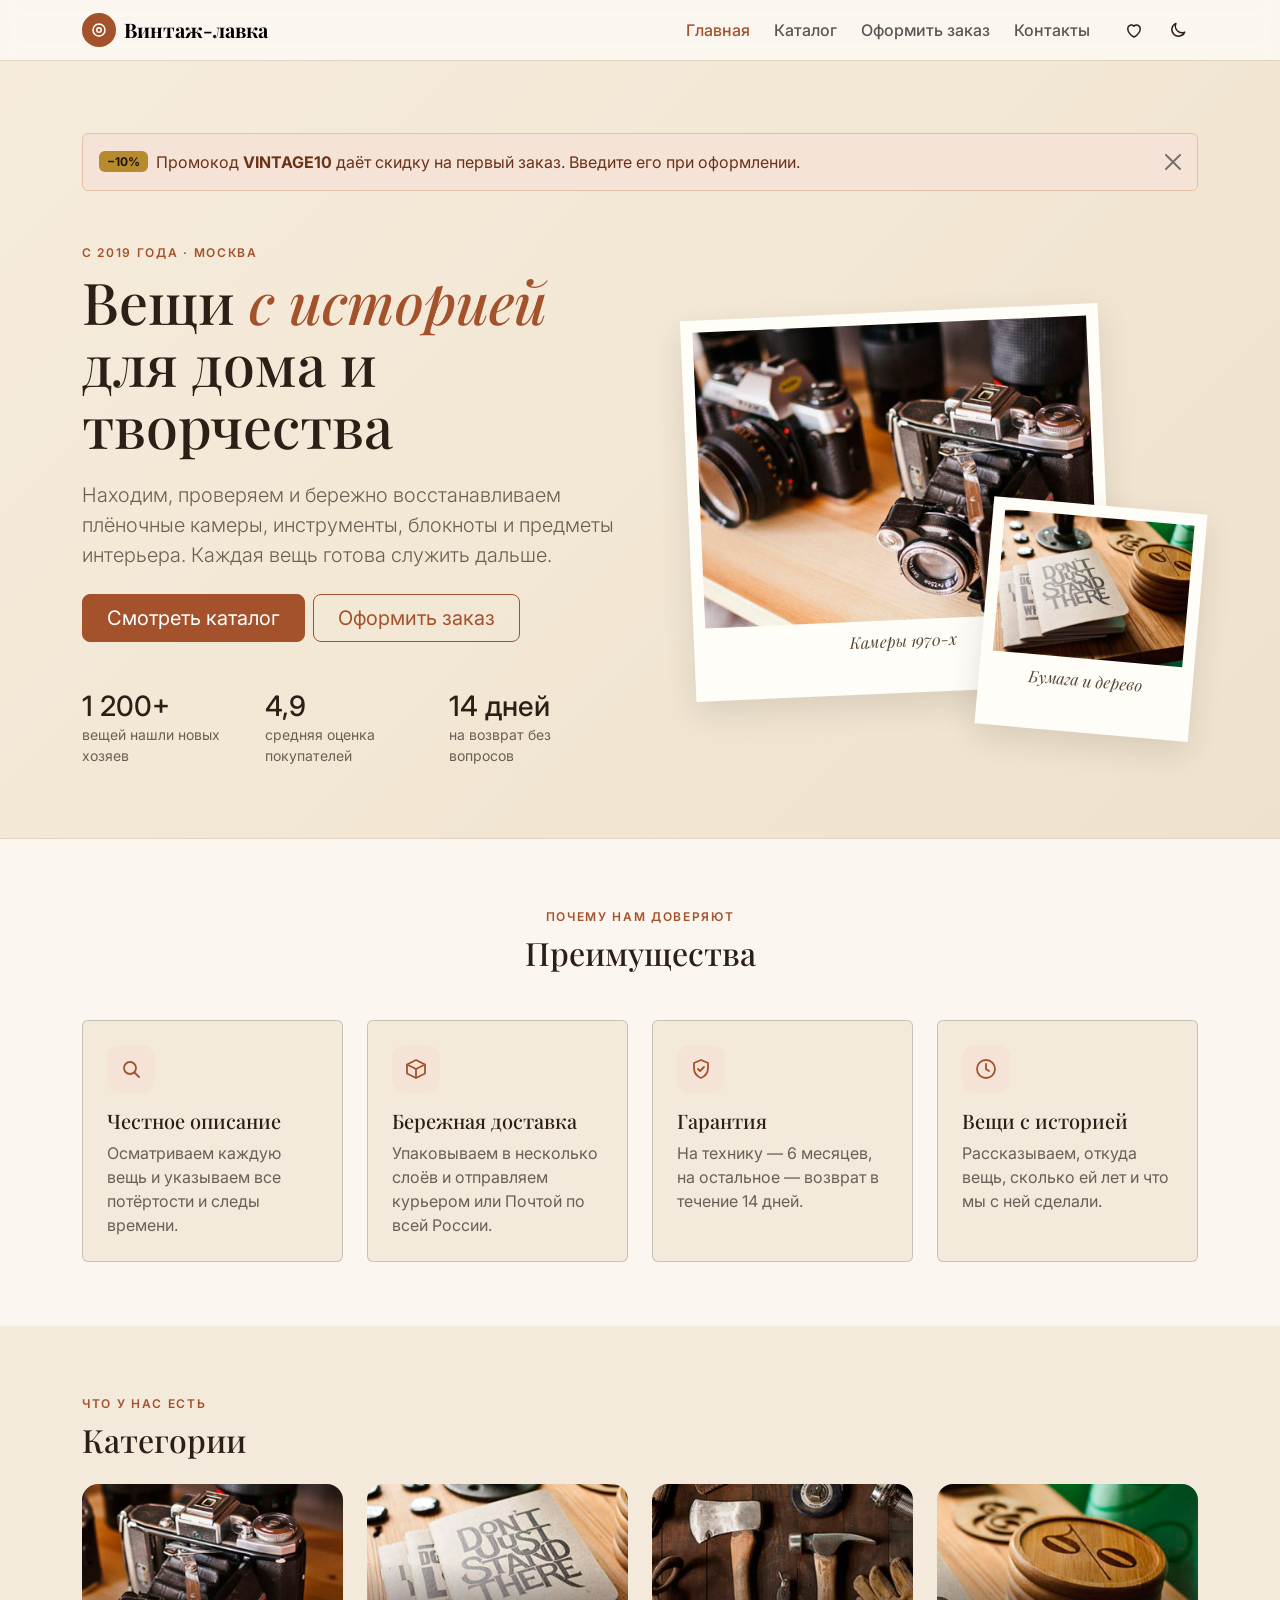
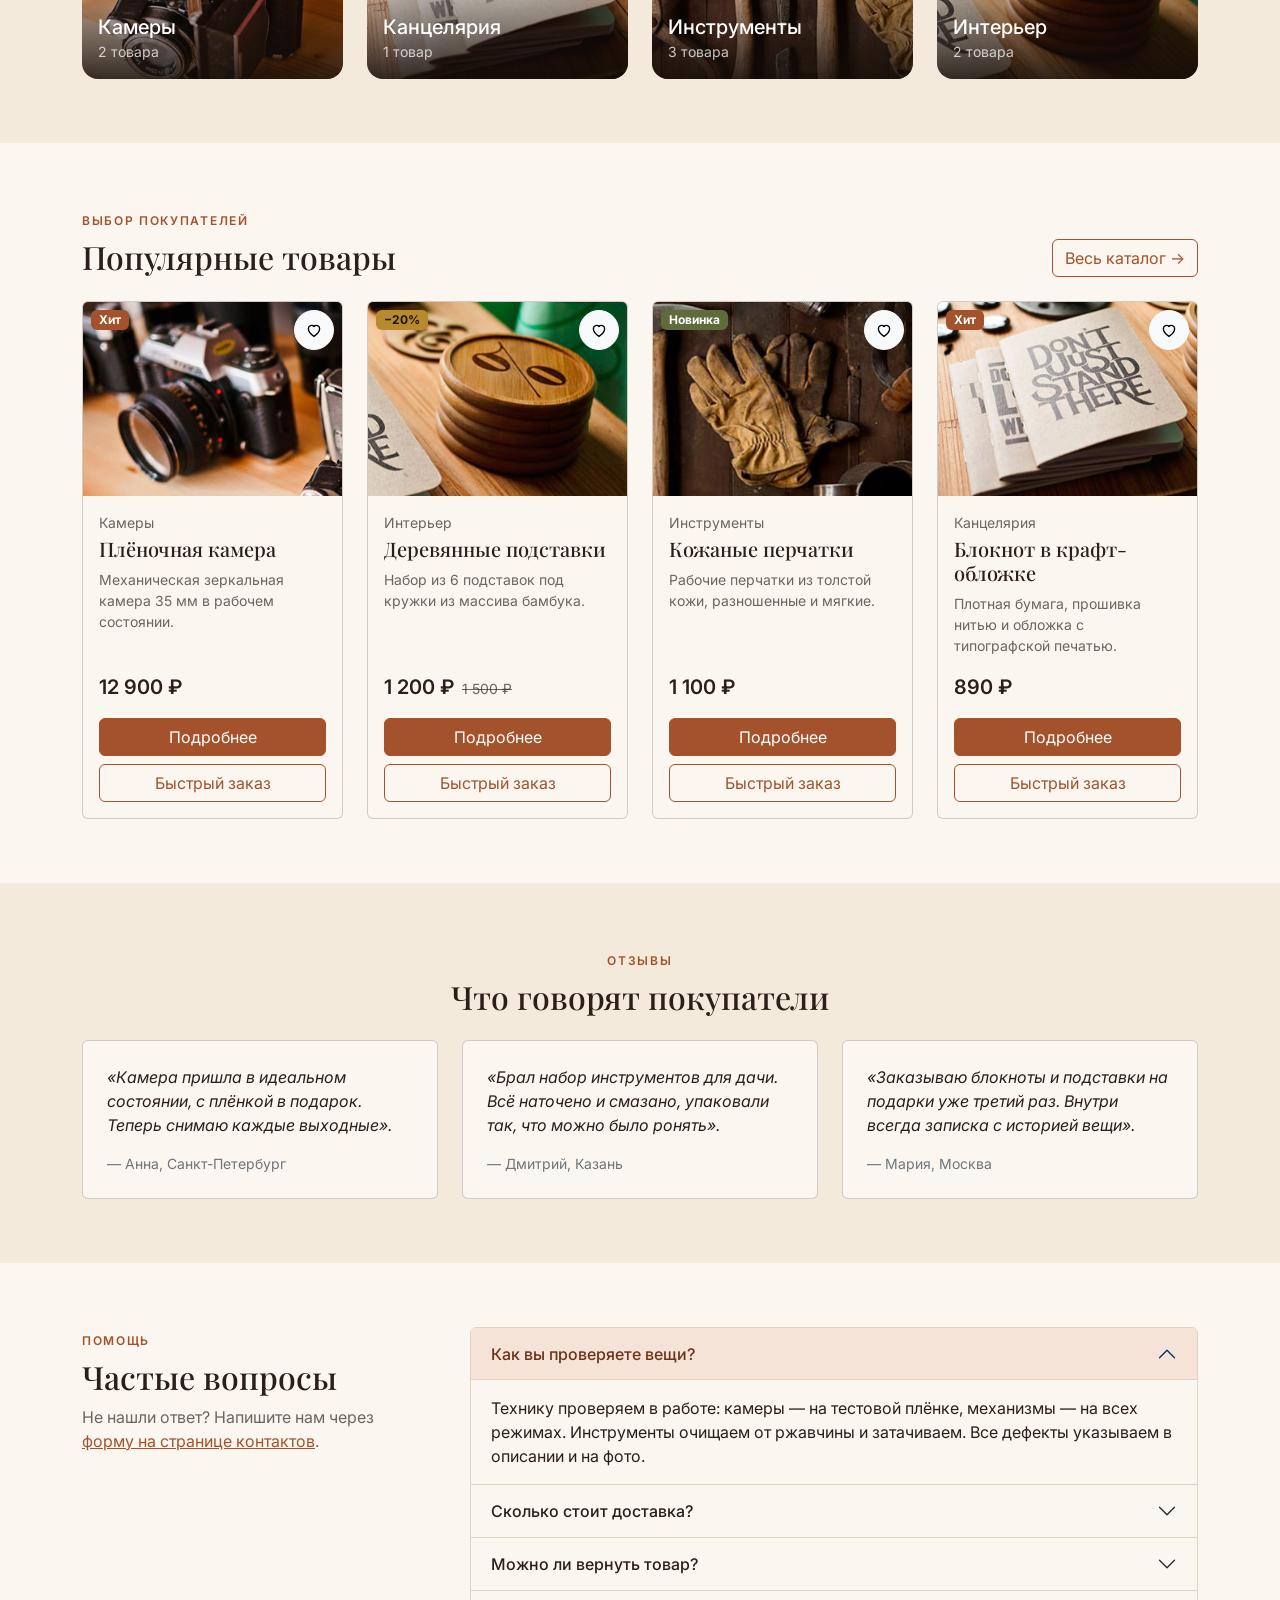
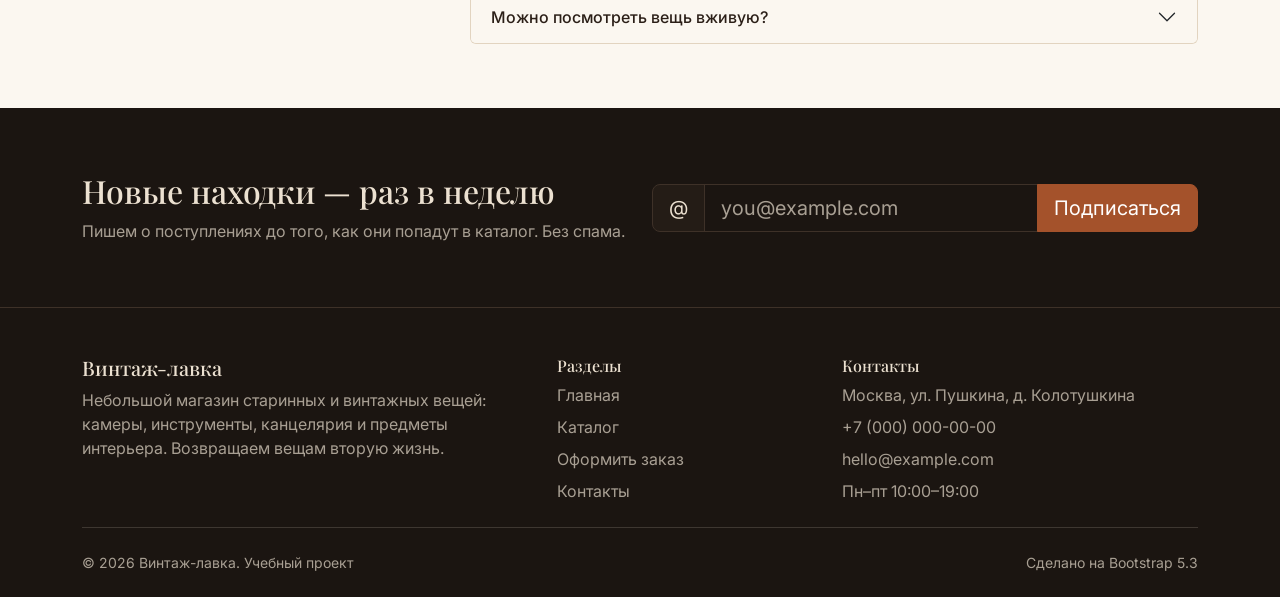
<file: index.html>
<!doctype html>
<html lang="ru" data-bs-theme="light">
  <head>
    <meta charset="UTF-8" />
    <meta name="viewport" content="width=device-width, initial-scale=1" />
    <title>Винтаж-лавка — вещи с историей</title>
    <meta
      name="description"
      content="Винтаж-лавка: плёночные камеры, инструменты, канцелярия и предметы интерьера с историей. Проверяем каждую вещь и доставляем по России."
    />
    <script>
      try {
        document.documentElement.setAttribute("data-bs-theme", localStorage.getItem("vl-theme") || "light");
      } catch (e) {}
    </script>
    <link rel="icon" href="images/favicon.svg" type="image/svg+xml" />
    <link rel="preconnect" href="https://fonts.googleapis.com" />
    <link rel="preconnect" href="https://fonts.gstatic.com" crossorigin />
    <link
      href="https://fonts.googleapis.com/css2?family=Inter:wght@400;500;600&family=Playfair+Display:ital,wght@0,600;0,700;1,600&display=swap"
      rel="stylesheet"
    />
    <link rel="stylesheet" href="vendor/bootstrap/css/bootstrap.min.css" />
    <link rel="stylesheet" href="css/custom.css" />
  </head>
  <body class="d-flex flex-column min-vh-100">
    <a class="visually-hidden-focusable position-absolute top-0 start-0 p-2 bg-body z-3" href="#main">Перейти к содержимому</a>

    <nav class="navbar navbar-expand-lg sticky-top site-navbar border-bottom" aria-label="Основное меню">
      <div class="container">
        <a class="navbar-brand d-flex align-items-center gap-2 fw-bold" href="index.html">
          <span class="brand-mark bg-primary text-white" aria-hidden="true">
            <svg width="18" height="18" viewBox="0 0 24 24" fill="none" stroke="currentColor" stroke-width="2"><circle cx="12" cy="12" r="8" /><circle cx="12" cy="12" r="3" /></svg>
          </span>
          Винтаж-лавка
        </a>
        <div class="d-flex align-items-center gap-1 order-lg-last ms-auto ms-lg-3">
          <button class="btn btn-link text-body icon-btn position-relative" type="button" data-bs-toggle="offcanvas" data-bs-target="#favoritesOffcanvas" aria-controls="favoritesOffcanvas" aria-label="Избранное">
            <svg width="20" height="20" viewBox="0 0 24 24" fill="none" aria-hidden="true"><path d="M12 20.5s-7.5-4.6-7.5-10.4A4.3 4.3 0 0 1 12 7.4a4.3 4.3 0 0 1 7.5 2.7c0 5.8-7.5 10.4-7.5 10.4z" stroke="currentColor" stroke-width="1.8" stroke-linejoin="round" /></svg>
            <span class="position-absolute top-0 end-0 badge rounded-pill badge-hit d-none" data-fav-count>0</span>
          </button>
          <button class="btn btn-link text-body icon-btn" type="button" data-theme-toggle aria-label="Переключить светлую и тёмную тему">
            <svg class="theme-icon-dark" width="20" height="20" viewBox="0 0 24 24" fill="none" stroke="currentColor" stroke-width="1.8" stroke-linejoin="round" aria-hidden="true"><path d="M20 14.5A8 8 0 0 1 9.5 4a8 8 0 1 0 10.5 10.5z" /></svg>
            <svg class="theme-icon-light" width="20" height="20" viewBox="0 0 24 24" fill="none" stroke="currentColor" stroke-width="1.8" stroke-linecap="round" aria-hidden="true"><circle cx="12" cy="12" r="4" /><path d="M12 2.5v2M12 19.5v2M2.5 12h2M19.5 12h2M5.3 5.3l1.4 1.4M17.3 17.3l1.4 1.4M5.3 18.7l1.4-1.4M17.3 6.7l1.4-1.4" /></svg>
          </button>
          <button class="navbar-toggler ms-1" type="button" data-bs-toggle="collapse" data-bs-target="#mainNav" aria-controls="mainNav" aria-expanded="false" aria-label="Открыть меню">
            <span class="navbar-toggler-icon"></span>
          </button>
        </div>
        <div class="collapse navbar-collapse" id="mainNav">
          <ul class="navbar-nav ms-lg-auto gap-lg-2 py-2 py-lg-0 fw-medium">
            <li class="nav-item"><a class="nav-link active" aria-current="page" href="index.html">Главная</a></li>
            <li class="nav-item"><a class="nav-link" href="catalog.html">Каталог</a></li>
            <li class="nav-item"><a class="nav-link" href="order.html">Оформить заказ</a></li>
            <li class="nav-item"><a class="nav-link" href="contacts.html">Контакты</a></li>
          </ul>
        </div>
      </div>
    </nav>

    <main id="main" class="flex-grow-1">
      <section class="hero py-5 border-bottom">
        <div class="container py-lg-4">
          <div class="alert alert-primary alert-dismissible fade show d-flex align-items-center gap-2 mb-5" role="alert">
            <span class="badge badge-sale">−10%</span>
            <span>Промокод <strong>VINTAGE10</strong> даёт скидку на первый заказ. Введите его при оформлении.</span>
            <button type="button" class="btn-close" data-bs-dismiss="alert" aria-label="Закрыть"></button>
          </div>
          <div class="row align-items-center g-5">
            <div class="col-12 col-lg-6">
              <span class="eyebrow">С 2019 года · Москва</span>
              <h1 class="hero-title mb-4">Вещи <em class="text-primary">с историей</em> для дома и творчества</h1>
              <p class="lead section-lead mb-4">
                Находим, проверяем и бережно восстанавливаем плёночные камеры, инструменты, блокноты и предметы интерьера. Каждая вещь готова служить дальше.
              </p>
              <div class="d-flex flex-wrap gap-2 mb-5">
                <a class="btn btn-primary btn-lg px-4" href="catalog.html">Смотреть каталог</a>
                <a class="btn btn-outline-primary btn-lg px-4" href="order.html">Оформить заказ</a>
              </div>
              <dl class="row g-3 mb-0">
                <div class="col-4">
                  <dt class="h3 mb-0">1 200+</dt>
                  <dd class="small text-body-secondary mb-0">вещей нашли новых хозяев</dd>
                </div>
                <div class="col-4">
                  <dt class="h3 mb-0">4,9</dt>
                  <dd class="small text-body-secondary mb-0">средняя оценка покупателей</dd>
                </div>
                <div class="col-4">
                  <dt class="h3 mb-0">14 дней</dt>
                  <dd class="small text-body-secondary mb-0">на возврат без вопросов</dd>
                </div>
              </dl>
            </div>
            <div class="col-12 col-lg-6">
              <div class="position-relative ps-lg-4">
                <figure class="polaroid polaroid--main">
                  <img src="images/work-3.jpg" alt="Две плёночные камеры на деревянной полке" width="650" height="350" />
                  <figcaption>Камеры 1970-х</figcaption>
                </figure>
                <figure class="polaroid polaroid--small d-none d-sm-block">
                  <img src="images/work-2.jpg" alt="Блокноты и деревянные подставки на столе" width="650" height="350" />
                  <figcaption>Бумага и дерево</figcaption>
                </figure>
              </div>
            </div>
          </div>
        </div>
      </section>

      <section class="py-5" id="advantages" aria-labelledby="advantagesTitle">
        <div class="container py-lg-3">
          <div class="text-center mb-5">
            <span class="eyebrow">Почему нам доверяют</span>
            <h2 id="advantagesTitle">Преимущества</h2>
          </div>
          <div class="row g-4">
            <div class="col-12 col-sm-6 col-lg-3">
              <article class="card h-100 bg-body-tertiary p-4">
                <span class="feature-icon bg-primary-subtle text-primary mb-3" aria-hidden="true">
                  <svg width="24" height="24" viewBox="0 0 24 24" fill="none" stroke="currentColor" stroke-width="1.8" stroke-linecap="round"><circle cx="11" cy="11" r="6" /><path d="M15.5 15.5 20 20" /></svg>
                </span>
                <h3 class="h5">Честное описание</h3>
                <p class="mb-0 text-body-secondary">Осматриваем каждую вещь и указываем все потёртости и следы времени.</p>
              </article>
            </div>
            <div class="col-12 col-sm-6 col-lg-3">
              <article class="card h-100 bg-body-tertiary p-4">
                <span class="feature-icon bg-primary-subtle text-primary mb-3" aria-hidden="true">
                  <svg width="24" height="24" viewBox="0 0 24 24" fill="none" stroke="currentColor" stroke-width="1.8" stroke-linejoin="round"><path d="M3 7.5 12 3l9 4.5-9 4.5-9-4.5z" /><path d="M3 7.5v9L12 21l9-4.5v-9M12 12v9" /></svg>
                </span>
                <h3 class="h5">Бережная доставка</h3>
                <p class="mb-0 text-body-secondary">Упаковываем в несколько слоёв и отправляем курьером или Почтой по всей России.</p>
              </article>
            </div>
            <div class="col-12 col-sm-6 col-lg-3">
              <article class="card h-100 bg-body-tertiary p-4">
                <span class="feature-icon bg-primary-subtle text-primary mb-3" aria-hidden="true">
                  <svg width="24" height="24" viewBox="0 0 24 24" fill="none" stroke="currentColor" stroke-width="1.8" stroke-linejoin="round" stroke-linecap="round"><path d="M12 3l7 3v5c0 5-3.5 8.5-7 10-3.5-1.5-7-5-7-10V6l7-3z" /><path d="m9 12 2 2 4-4" /></svg>
                </span>
                <h3 class="h5">Гарантия</h3>
                <p class="mb-0 text-body-secondary">На технику — 6 месяцев, на остальное — возврат в течение 14 дней.</p>
              </article>
            </div>
            <div class="col-12 col-sm-6 col-lg-3">
              <article class="card h-100 bg-body-tertiary p-4">
                <span class="feature-icon bg-primary-subtle text-primary mb-3" aria-hidden="true">
                  <svg width="24" height="24" viewBox="0 0 24 24" fill="none" stroke="currentColor" stroke-width="1.8" stroke-linecap="round"><circle cx="12" cy="12" r="9" /><path d="M12 7v5l3 2" /></svg>
                </span>
                <h3 class="h5">Вещи с историей</h3>
                <p class="mb-0 text-body-secondary">Рассказываем, откуда вещь, сколько ей лет и что мы с ней сделали.</p>
              </article>
            </div>
          </div>
        </div>
      </section>

      <section class="py-5 bg-body-tertiary" aria-labelledby="categoriesTitle">
        <div class="container py-lg-3">
          <div class="mb-4">
            <span class="eyebrow">Что у нас есть</span>
            <h2 id="categoriesTitle">Категории</h2>
          </div>
          <div class="row g-3 g-lg-4">
            <div class="col-6 col-lg-3">
              <a class="category-tile d-block position-relative overflow-hidden rounded-4 text-white text-decoration-none" href="catalog.html?cat=cameras">
                <span class="ratio ratio-4x3"><img class="object-fit-cover" src="images/camera-folding.jpg" alt="" width="640" height="480" loading="lazy" /></span>
                <span class="position-absolute bottom-0 start-0 p-3 z-1"><span class="h5 d-block mb-0">Камеры</span><span class="small opacity-75">2 товара</span></span>
              </a>
            </div>
            <div class="col-6 col-lg-3">
              <a class="category-tile d-block position-relative overflow-hidden rounded-4 text-white text-decoration-none" href="catalog.html?cat=paper">
                <span class="ratio ratio-4x3"><img class="object-fit-cover" src="images/notebook.jpg" alt="" width="640" height="480" loading="lazy" /></span>
                <span class="position-absolute bottom-0 start-0 p-3 z-1"><span class="h5 d-block mb-0">Канцелярия</span><span class="small opacity-75">1 товар</span></span>
              </a>
            </div>
            <div class="col-6 col-lg-3">
              <a class="category-tile d-block position-relative overflow-hidden rounded-4 text-white text-decoration-none" href="catalog.html?cat=tools">
                <span class="ratio ratio-4x3"><img class="object-fit-cover" src="images/axe-hammer.jpg" alt="" width="640" height="480" loading="lazy" /></span>
                <span class="position-absolute bottom-0 start-0 p-3 z-1"><span class="h5 d-block mb-0">Инструменты</span><span class="small opacity-75">3 товара</span></span>
              </a>
            </div>
            <div class="col-6 col-lg-3">
              <a class="category-tile d-block position-relative overflow-hidden rounded-4 text-white text-decoration-none" href="catalog.html?cat=decor">
                <span class="ratio ratio-4x3"><img class="object-fit-cover" src="images/coasters.jpg" alt="" width="640" height="480" loading="lazy" /></span>
                <span class="position-absolute bottom-0 start-0 p-3 z-1"><span class="h5 d-block mb-0">Интерьер</span><span class="small opacity-75">2 товара</span></span>
              </a>
            </div>
          </div>
        </div>
      </section>

      <section class="py-5" id="popular" aria-labelledby="popularTitle">
        <div class="container py-lg-3">
          <div class="d-flex flex-wrap align-items-end justify-content-between gap-3 mb-4">
            <div>
              <span class="eyebrow">Выбор покупателей</span>
              <h2 id="popularTitle" class="mb-0">Популярные товары</h2>
            </div>
            <a class="btn btn-outline-primary" href="catalog.html">Весь каталог →</a>
          </div>
          <div class="row g-4" data-products="camera-slr,coasters,gloves,notebook" data-col="col-12 col-sm-6 col-lg-3"></div>
        </div>
      </section>

      <section class="py-5 bg-body-tertiary" aria-labelledby="reviewsTitle">
        <div class="container py-lg-3">
          <div class="text-center mb-4">
            <span class="eyebrow">Отзывы</span>
            <h2 id="reviewsTitle">Что говорят покупатели</h2>
          </div>
          <div class="row g-4">
            <div class="col-12 col-md-4">
              <figure class="card h-100 p-4 mb-0">
                <blockquote class="blockquote fs-6 fst-italic">«Камера пришла в идеальном состоянии, с плёнкой в подарок. Теперь снимаю каждые выходные».</blockquote>
                <figcaption class="blockquote-footer mb-0 mt-auto">Анна, Санкт-Петербург</figcaption>
              </figure>
            </div>
            <div class="col-12 col-md-4">
              <figure class="card h-100 p-4 mb-0">
                <blockquote class="blockquote fs-6 fst-italic">«Брал набор инструментов для дачи. Всё наточено и смазано, упаковали так, что можно было ронять».</blockquote>
                <figcaption class="blockquote-footer mb-0 mt-auto">Дмитрий, Казань</figcaption>
              </figure>
            </div>
            <div class="col-12 col-md-4">
              <figure class="card h-100 p-4 mb-0">
                <blockquote class="blockquote fs-6 fst-italic">«Заказываю блокноты и подставки на подарки уже третий раз. Внутри всегда записка с историей вещи».</blockquote>
                <figcaption class="blockquote-footer mb-0 mt-auto">Мария, Москва</figcaption>
              </figure>
            </div>
          </div>
        </div>
      </section>

      <section class="py-5" id="faq" aria-labelledby="faqTitle">
        <div class="container py-lg-3">
          <div class="row g-4 g-lg-5">
            <div class="col-12 col-lg-4">
              <span class="eyebrow">Помощь</span>
              <h2 id="faqTitle">Частые вопросы</h2>
              <p class="text-body-secondary">Не нашли ответ? Напишите нам через <a href="contacts.html">форму на странице контактов</a>.</p>
            </div>
            <div class="col-12 col-lg-8">
              <div class="accordion" id="faqAccordion">
                <div class="accordion-item">
                  <h3 class="accordion-header">
                    <button class="accordion-button" type="button" data-bs-toggle="collapse" data-bs-target="#faq1" aria-expanded="true" aria-controls="faq1">Как вы проверяете вещи?</button>
                  </h3>
                  <div id="faq1" class="accordion-collapse collapse show" data-bs-parent="#faqAccordion">
                    <div class="accordion-body">Технику проверяем в работе: камеры — на тестовой плёнке, механизмы — на всех режимах. Инструменты очищаем от ржавчины и затачиваем. Все дефекты указываем в описании и на фото.</div>
                  </div>
                </div>
                <div class="accordion-item">
                  <h3 class="accordion-header">
                    <button class="accordion-button collapsed" type="button" data-bs-toggle="collapse" data-bs-target="#faq2" aria-expanded="false" aria-controls="faq2">Сколько стоит доставка?</button>
                  </h3>
                  <div id="faq2" class="accordion-collapse collapse" data-bs-parent="#faqAccordion">
                    <div class="accordion-body">Самовывоз из лавки бесплатный. Курьер по Москве — 390 ₽, а при заказе от 5 000 ₽ — бесплатно. Почта России — 450 ₽ в любой регион.</div>
                  </div>
                </div>
                <div class="accordion-item">
                  <h3 class="accordion-header">
                    <button class="accordion-button collapsed" type="button" data-bs-toggle="collapse" data-bs-target="#faq3" aria-expanded="false" aria-controls="faq3">Можно ли вернуть товар?</button>
                  </h3>
                  <div id="faq3" class="accordion-collapse collapse" data-bs-parent="#faqAccordion">
                    <div class="accordion-body">Да, в течение 14 дней, если вещь не подошла. На камеры действует гарантия 6 месяцев: если что-то сломается, починим или вернём деньги.</div>
                  </div>
                </div>
                <div class="accordion-item">
                  <h3 class="accordion-header">
                    <button class="accordion-button collapsed" type="button" data-bs-toggle="collapse" data-bs-target="#faq4" aria-expanded="false" aria-controls="faq4">Можно посмотреть вещь вживую?</button>
                  </h3>
                  <div id="faq4" class="accordion-collapse collapse" data-bs-parent="#faqAccordion">
                    <div class="accordion-body">Конечно. Приходите в лавку в рабочие часы или оформите заказ с самовывозом — оплатите только если вещь понравится.</div>
                  </div>
                </div>
              </div>
            </div>
          </div>
        </div>
      </section>

      <section class="bg-body text-body py-5" data-bs-theme="dark" aria-labelledby="subscribeTitle">
        <div class="container py-lg-3">
          <div class="row align-items-center g-4">
            <div class="col-12 col-lg-6">
              <h2 id="subscribeTitle">Новые находки — раз в неделю</h2>
              <p class="mb-0 text-body-secondary">Пишем о поступлениях до того, как они попадут в каталог. Без спама.</p>
            </div>
            <div class="col-12 col-lg-6">
              <form class="needs-validation" id="subscribeForm" action="index.html" method="get" data-success="Спасибо! Подписка оформлена.">
                <label class="form-label visually-hidden" for="subscribeEmail">E-mail</label>
                <div class="input-group input-group-lg has-validation">
                  <span class="input-group-text">@</span>
                  <input class="form-control" type="email" id="subscribeEmail" name="email" placeholder="you@example.com" autocomplete="email" required />
                  <button class="btn btn-primary" type="submit">Подписаться</button>
                  <div class="invalid-feedback">Введите корректный e-mail.</div>
                </div>
              </form>
            </div>
          </div>
        </div>
      </section>
    </main>

    <footer class="bg-body text-body-secondary pt-5 pb-4 border-top" data-bs-theme="dark">
      <div class="container">
        <div class="row g-4">
          <div class="col-12 col-lg-5">
            <h2 class="h5 text-body">Винтаж-лавка</h2>
            <p class="mb-0">Небольшой магазин старинных и винтажных вещей: камеры, инструменты, канцелярия и предметы интерьера. Возвращаем вещам вторую жизнь.</p>
          </div>
          <div class="col-6 col-lg-3">
            <h2 class="h6 text-body">Разделы</h2>
            <ul class="list-unstyled d-grid gap-2 mb-0">
              <li><a class="text-reset text-decoration-none" href="index.html">Главная</a></li>
              <li><a class="text-reset text-decoration-none" href="catalog.html">Каталог</a></li>
              <li><a class="text-reset text-decoration-none" href="order.html">Оформить заказ</a></li>
              <li><a class="text-reset text-decoration-none" href="contacts.html">Контакты</a></li>
            </ul>
          </div>
          <div class="col-6 col-lg-4">
            <h2 class="h6 text-body">Контакты</h2>
            <ul class="list-unstyled d-grid gap-2 mb-0">
              <li>Москва, ул. Пушкина, д. Колотушкина</li>
              <li><a class="text-reset text-decoration-none" href="tel:+70000000000">+7 (000) 000-00-00</a></li>
              <li><a class="text-reset text-decoration-none" href="mailto:hello@example.com">hello@example.com</a></li>
              <li>Пн–пт 10:00–19:00</li>
            </ul>
          </div>
        </div>
        <hr class="my-4" />
        <div class="d-flex flex-column flex-sm-row justify-content-between gap-2 small">
          <span>© <span data-year>2026</span> Винтаж-лавка. Учебный проект</span>
          <span>Сделано на Bootstrap 5.3</span>
        </div>
      </div>
    </footer>

    <div class="offcanvas offcanvas-end" tabindex="-1" id="favoritesOffcanvas" aria-labelledby="favoritesTitle">
      <div class="offcanvas-header border-bottom">
        <h2 class="offcanvas-title h5" id="favoritesTitle">Избранное</h2>
        <button type="button" class="btn-close" data-bs-dismiss="offcanvas" aria-label="Закрыть"></button>
      </div>
      <div class="offcanvas-body">
        <p class="text-body-secondary" data-fav-empty>Здесь появятся вещи, которые вы отметите сердечком.</p>
        <ul class="list-group list-group-flush" data-fav-list></ul>
      </div>
      <div class="p-3 border-top">
        <a class="btn btn-primary w-100" href="catalog.html">Перейти в каталог</a>
      </div>
    </div>

    <div class="modal fade" id="quickOrderModal" tabindex="-1" aria-labelledby="quickOrderTitle" aria-hidden="true">
      <div class="modal-dialog modal-dialog-centered">
        <form class="modal-content needs-validation" action="order.html" method="get" data-success="Заявка принята! Перезвоним в течение 15 минут в рабочее время.">
          <div class="modal-header">
            <h2 class="modal-title h5" id="quickOrderTitle">Быстрый заказ</h2>
            <button type="button" class="btn-close" data-bs-dismiss="modal" aria-label="Закрыть"></button>
          </div>
          <div class="modal-body">
            <p class="small text-body-secondary">Оставьте имя и телефон — перезвоним и уточним детали доставки.</p>
            <div class="mb-3">
              <label class="form-label" for="qoName">Имя</label>
              <input class="form-control" type="text" id="qoName" name="name" autocomplete="name" required />
              <div class="invalid-feedback">Укажите имя.</div>
            </div>
            <div class="mb-3">
              <label class="form-label" for="qoPhone">Телефон</label>
              <div class="input-group has-validation">
                <span class="input-group-text">+7</span>
                <input class="form-control" type="tel" id="qoPhone" name="phone" placeholder="900 123-45-67" pattern="(\D*\d){10}\D*" autocomplete="tel-national" required />
                <div class="invalid-feedback">Введите 10 цифр номера.</div>
              </div>
            </div>
            <div class="mb-3">
              <label class="form-label" for="qoProduct">Товар</label>
              <select class="form-select" id="qoProduct" name="product" data-product-options required>
                <option value="">Выберите товар</option>
              </select>
              <div class="invalid-feedback">Выберите товар.</div>
            </div>
            <div class="form-check">
              <input class="form-check-input" type="checkbox" id="qoAgree" name="agree" required />
              <label class="form-check-label" for="qoAgree">Согласен на обработку персональных данных</label>
              <div class="invalid-feedback">Без согласия мы не сможем перезвонить.</div>
            </div>
          </div>
          <div class="modal-footer">
            <button type="button" class="btn btn-outline-primary" data-bs-dismiss="modal">Отмена</button>
            <button type="submit" class="btn btn-primary">Отправить заявку</button>
          </div>
        </form>
      </div>
    </div>

    <script src="vendor/bootstrap/js/bootstrap.bundle.min.js"></script>
    <script src="js/products.js"></script>
    <script src="js/main.js"></script>
  </body>
</html>
</file>
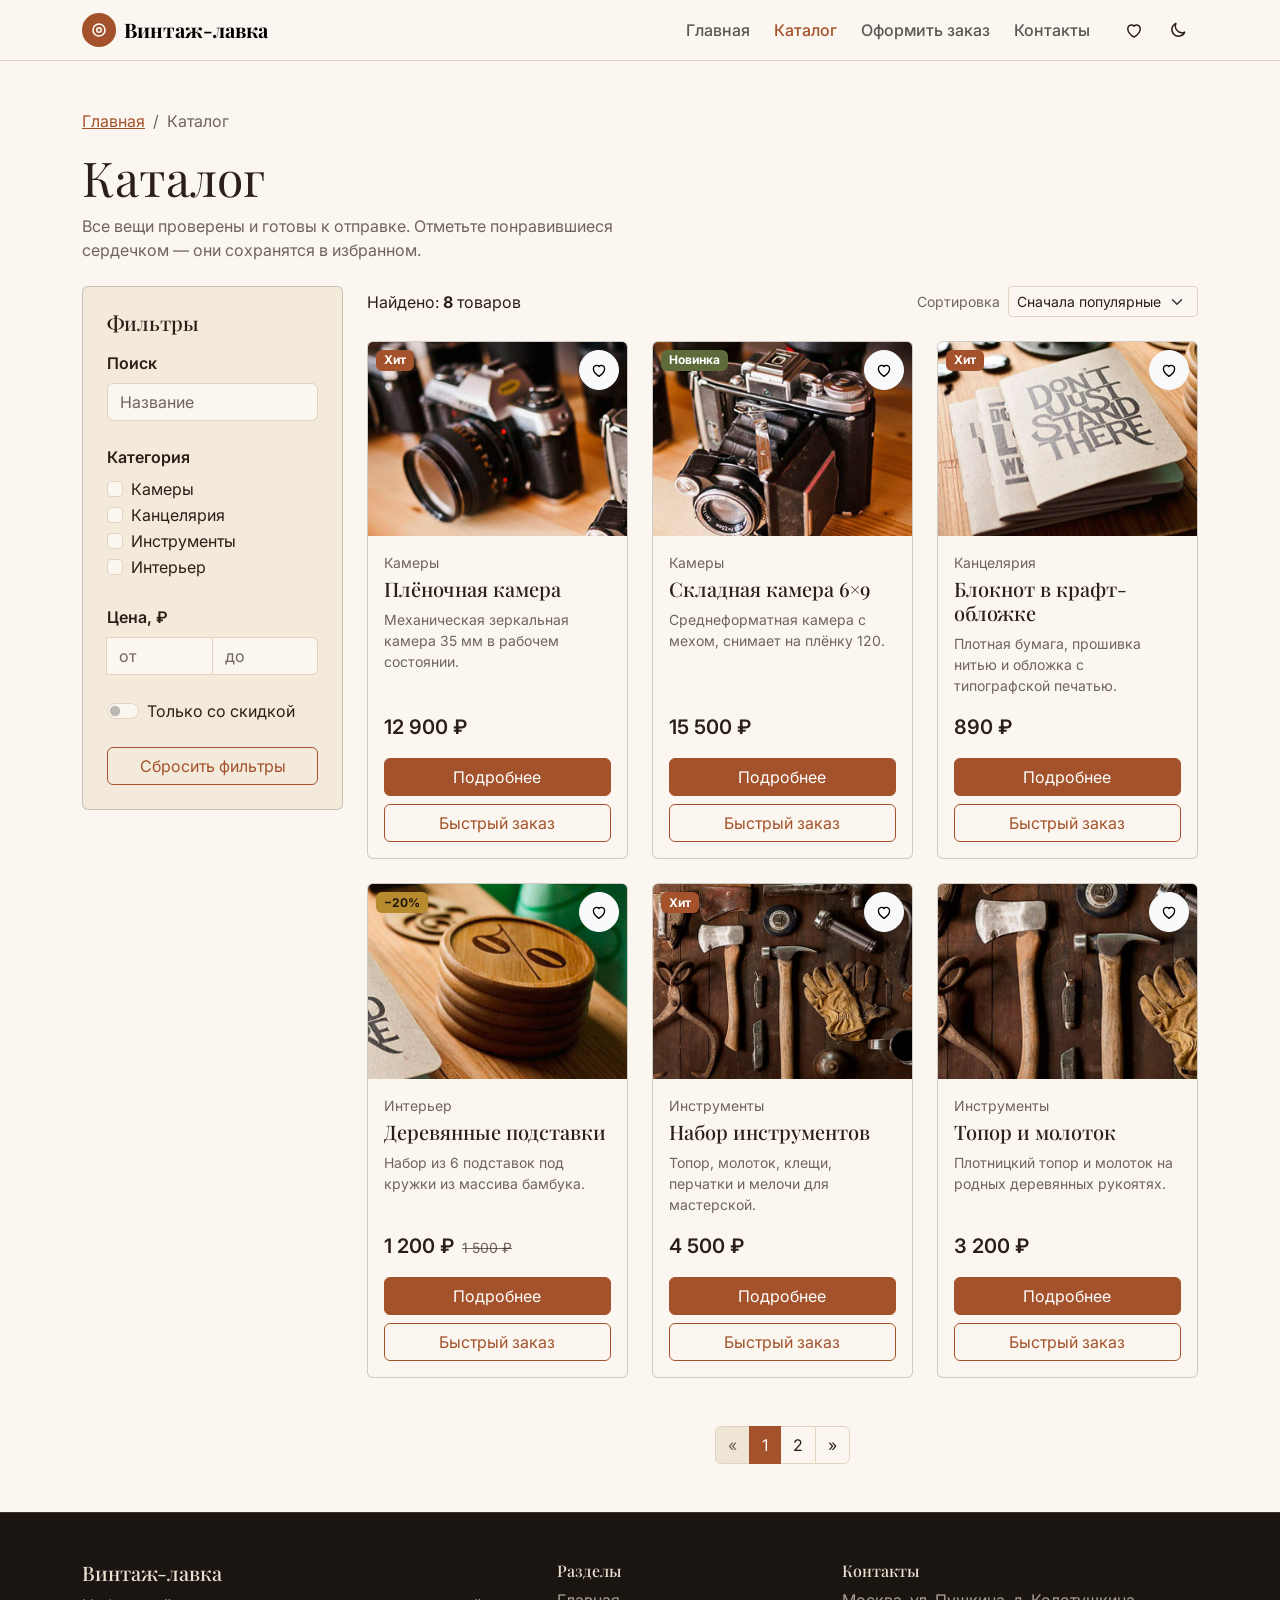
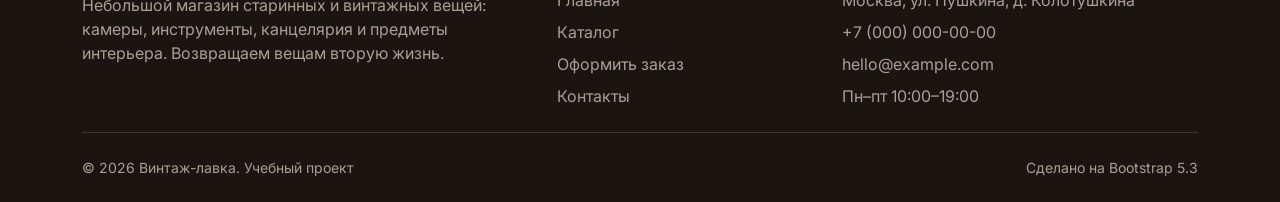
<file: catalog.html>
<!doctype html>
<html lang="ru" data-bs-theme="light">
  <head>
    <meta charset="UTF-8" />
    <meta name="viewport" content="width=device-width, initial-scale=1" />
    <title>Каталог — Винтаж-лавка</title>
    <meta
      name="description"
      content="Каталог Винтаж-лавки: плёночные камеры, инструменты, блокноты и предметы интерьера. Поиск, фильтры и сортировка."
    />
    <script>
      try {
        document.documentElement.setAttribute("data-bs-theme", localStorage.getItem("vl-theme") || "light");
      } catch (e) {}
    </script>
    <link rel="icon" href="images/favicon.svg" type="image/svg+xml" />
    <link rel="preconnect" href="https://fonts.googleapis.com" />
    <link rel="preconnect" href="https://fonts.gstatic.com" crossorigin />
    <link
      href="https://fonts.googleapis.com/css2?family=Inter:wght@400;500;600&family=Playfair+Display:ital,wght@0,600;0,700;1,600&display=swap"
      rel="stylesheet"
    />
    <link rel="stylesheet" href="vendor/bootstrap/css/bootstrap.min.css" />
    <link rel="stylesheet" href="css/custom.css" />
  </head>
  <body class="d-flex flex-column min-vh-100">
    <a class="visually-hidden-focusable position-absolute top-0 start-0 p-2 bg-body z-3" href="#main">Перейти к содержимому</a>

    <nav class="navbar navbar-expand-lg sticky-top site-navbar border-bottom" aria-label="Основное меню">
      <div class="container">
        <a class="navbar-brand d-flex align-items-center gap-2 fw-bold" href="index.html">
          <span class="brand-mark bg-primary text-white" aria-hidden="true">
            <svg width="18" height="18" viewBox="0 0 24 24" fill="none" stroke="currentColor" stroke-width="2"><circle cx="12" cy="12" r="8" /><circle cx="12" cy="12" r="3" /></svg>
          </span>
          Винтаж-лавка
        </a>
        <div class="d-flex align-items-center gap-1 order-lg-last ms-auto ms-lg-3">
          <button class="btn btn-link text-body icon-btn position-relative" type="button" data-bs-toggle="offcanvas" data-bs-target="#favoritesOffcanvas" aria-controls="favoritesOffcanvas" aria-label="Избранное">
            <svg width="20" height="20" viewBox="0 0 24 24" fill="none" aria-hidden="true"><path d="M12 20.5s-7.5-4.6-7.5-10.4A4.3 4.3 0 0 1 12 7.4a4.3 4.3 0 0 1 7.5 2.7c0 5.8-7.5 10.4-7.5 10.4z" stroke="currentColor" stroke-width="1.8" stroke-linejoin="round" /></svg>
            <span class="position-absolute top-0 end-0 badge rounded-pill badge-hit d-none" data-fav-count>0</span>
          </button>
          <button class="btn btn-link text-body icon-btn" type="button" data-theme-toggle aria-label="Переключить светлую и тёмную тему">
            <svg class="theme-icon-dark" width="20" height="20" viewBox="0 0 24 24" fill="none" stroke="currentColor" stroke-width="1.8" stroke-linejoin="round" aria-hidden="true"><path d="M20 14.5A8 8 0 0 1 9.5 4a8 8 0 1 0 10.5 10.5z" /></svg>
            <svg class="theme-icon-light" width="20" height="20" viewBox="0 0 24 24" fill="none" stroke="currentColor" stroke-width="1.8" stroke-linecap="round" aria-hidden="true"><circle cx="12" cy="12" r="4" /><path d="M12 2.5v2M12 19.5v2M2.5 12h2M19.5 12h2M5.3 5.3l1.4 1.4M17.3 17.3l1.4 1.4M5.3 18.7l1.4-1.4M17.3 6.7l1.4-1.4" /></svg>
          </button>
          <button class="navbar-toggler ms-1" type="button" data-bs-toggle="collapse" data-bs-target="#mainNav" aria-controls="mainNav" aria-expanded="false" aria-label="Открыть меню">
            <span class="navbar-toggler-icon"></span>
          </button>
        </div>
        <div class="collapse navbar-collapse" id="mainNav">
          <ul class="navbar-nav ms-lg-auto gap-lg-2 py-2 py-lg-0 fw-medium">
            <li class="nav-item"><a class="nav-link" href="index.html">Главная</a></li>
            <li class="nav-item"><a class="nav-link active" aria-current="page" href="catalog.html">Каталог</a></li>
            <li class="nav-item"><a class="nav-link" href="order.html">Оформить заказ</a></li>
            <li class="nav-item"><a class="nav-link" href="contacts.html">Контакты</a></li>
          </ul>
        </div>
      </div>
    </nav>

    <main id="main" class="flex-grow-1">
      <section class="py-5">
        <div class="container">
          <nav aria-label="Хлебные крошки">
            <ol class="breadcrumb">
              <li class="breadcrumb-item"><a href="index.html">Главная</a></li>
              <li class="breadcrumb-item active" aria-current="page">Каталог</li>
            </ol>
          </nav>
          <div class="mb-4">
            <h1 class="display-5 mb-2">Каталог</h1>
            <p class="section-lead mb-0">Все вещи проверены и готовы к отправке. Отметьте понравившиеся сердечком — они сохранятся в избранном.</p>
          </div>

          <div class="row g-4">
            <div class="col-12 col-lg-3">
              <button class="btn btn-outline-primary d-lg-none w-100" type="button" data-bs-toggle="offcanvas" data-bs-target="#filtersOffcanvas" aria-controls="filtersOffcanvas">
                Фильтры <span class="badge badge-hit ms-1 d-none" data-filter-count>0</span>
              </button>
              <div class="offcanvas-lg offcanvas-start sticky-lg-top sticky-offset" tabindex="-1" id="filtersOffcanvas" aria-labelledby="filtersTitle">
                <div class="offcanvas-header border-bottom">
                  <h2 class="offcanvas-title h5" id="filtersTitle">Фильтры</h2>
                  <button type="button" class="btn-close" data-bs-dismiss="offcanvas" data-bs-target="#filtersOffcanvas" aria-label="Закрыть"></button>
                </div>
                <div class="offcanvas-body">
                  <form class="card bg-body-tertiary p-4 w-100" id="filtersForm" action="catalog.html" method="get" role="search">
                    <h2 class="h5 d-none d-lg-block mb-3">Фильтры</h2>

                    <div class="mb-4">
                      <label class="form-label fw-semibold" for="search">Поиск</label>
                      <input class="form-control" type="search" id="search" name="q" placeholder="Название" />
                    </div>

                    <fieldset class="mb-4">
                      <legend class="form-label fw-semibold fs-6">Категория</legend>
                      <div class="form-check">
                        <input class="form-check-input" type="checkbox" id="catCameras" name="category" value="cameras" />
                        <label class="form-check-label" for="catCameras">Камеры</label>
                      </div>
                      <div class="form-check">
                        <input class="form-check-input" type="checkbox" id="catPaper" name="category" value="paper" />
                        <label class="form-check-label" for="catPaper">Канцелярия</label>
                      </div>
                      <div class="form-check">
                        <input class="form-check-input" type="checkbox" id="catTools" name="category" value="tools" />
                        <label class="form-check-label" for="catTools">Инструменты</label>
                      </div>
                      <div class="form-check">
                        <input class="form-check-input" type="checkbox" id="catDecor" name="category" value="decor" />
                        <label class="form-check-label" for="catDecor">Интерьер</label>
                      </div>
                    </fieldset>

                    <fieldset class="mb-4">
                      <legend class="form-label fw-semibold fs-6">Цена, ₽</legend>
                      <div class="input-group">
                        <label class="visually-hidden" for="priceMin">Цена от</label>
                        <input class="form-control" type="number" id="priceMin" name="min" min="0" step="100" placeholder="от" />
                        <label class="visually-hidden" for="priceMax">Цена до</label>
                        <input class="form-control" type="number" id="priceMax" name="max" min="0" step="100" placeholder="до" />
                      </div>
                    </fieldset>

                    <div class="form-check form-switch mb-4">
                      <input class="form-check-input" type="checkbox" role="switch" id="onlySale" name="sale" />
                      <label class="form-check-label" for="onlySale">Только со скидкой</label>
                    </div>

                    <div class="d-grid gap-2">
                      <button class="btn btn-primary d-lg-none" type="button" data-bs-dismiss="offcanvas" data-bs-target="#filtersOffcanvas">Показать товары</button>
                      <button class="btn btn-outline-primary" type="reset">Сбросить фильтры</button>
                    </div>
                  </form>
                </div>
              </div>
            </div>

            <div class="col-12 col-lg-9">
              <div class="d-flex flex-wrap align-items-center justify-content-between gap-3 mb-4">
                <p class="mb-0" role="status">Найдено: <strong data-count>8</strong> <span data-count-word>товаров</span></p>
                <div class="d-flex align-items-center gap-2">
                  <label class="text-nowrap small text-body-secondary" for="sort">Сортировка</label>
                  <select class="form-select form-select-sm" id="sort" name="sort">
                    <option value="popular">Сначала популярные</option>
                    <option value="price-asc">Сначала дешевле</option>
                    <option value="price-desc">Сначала дороже</option>
                    <option value="name">По названию</option>
                  </select>
                </div>
              </div>

              <div class="alert alert-warning d-none" id="emptyState" role="alert">
                <h2 class="alert-heading h6">Ничего не нашлось</h2>
                <p class="mb-0">Попробуйте изменить условия или сбросьте фильтры.</p>
              </div>

              <div class="row g-4" id="productGrid"></div>

              <nav class="mt-5" aria-label="Страницы каталога">
                <ul class="pagination justify-content-center mb-0" id="pagination"></ul>
              </nav>
            </div>
          </div>
        </div>
      </section>
    </main>


    <footer class="bg-body text-body-secondary pt-5 pb-4 border-top" data-bs-theme="dark">
      <div class="container">
        <div class="row g-4">
          <div class="col-12 col-lg-5">
            <h2 class="h5 text-body">Винтаж-лавка</h2>
            <p class="mb-0">Небольшой магазин старинных и винтажных вещей: камеры, инструменты, канцелярия и предметы интерьера. Возвращаем вещам вторую жизнь.</p>
          </div>
          <div class="col-6 col-lg-3">
            <h2 class="h6 text-body">Разделы</h2>
            <ul class="list-unstyled d-grid gap-2 mb-0">
              <li><a class="text-reset text-decoration-none" href="index.html">Главная</a></li>
              <li><a class="text-reset text-decoration-none" href="catalog.html">Каталог</a></li>
              <li><a class="text-reset text-decoration-none" href="order.html">Оформить заказ</a></li>
              <li><a class="text-reset text-decoration-none" href="contacts.html">Контакты</a></li>
            </ul>
          </div>
          <div class="col-6 col-lg-4">
            <h2 class="h6 text-body">Контакты</h2>
            <ul class="list-unstyled d-grid gap-2 mb-0">
              <li>Москва, ул. Пушкина, д. Колотушкина</li>
              <li><a class="text-reset text-decoration-none" href="tel:+70000000000">+7 (000) 000-00-00</a></li>
              <li><a class="text-reset text-decoration-none" href="mailto:hello@example.com">hello@example.com</a></li>
              <li>Пн–пт 10:00–19:00</li>
            </ul>
          </div>
        </div>
        <hr class="my-4" />
        <div class="d-flex flex-column flex-sm-row justify-content-between gap-2 small">
          <span>© <span data-year>2026</span> Винтаж-лавка. Учебный проект</span>
          <span>Сделано на Bootstrap 5.3</span>
        </div>
      </div>
    </footer>

    <div class="offcanvas offcanvas-end" tabindex="-1" id="favoritesOffcanvas" aria-labelledby="favoritesTitle">
      <div class="offcanvas-header border-bottom">
        <h2 class="offcanvas-title h5" id="favoritesTitle">Избранное</h2>
        <button type="button" class="btn-close" data-bs-dismiss="offcanvas" aria-label="Закрыть"></button>
      </div>
      <div class="offcanvas-body">
        <p class="text-body-secondary" data-fav-empty>Здесь появятся вещи, которые вы отметите сердечком.</p>
        <ul class="list-group list-group-flush" data-fav-list></ul>
      </div>
      <div class="p-3 border-top">
        <a class="btn btn-primary w-100" href="catalog.html">Перейти в каталог</a>
      </div>
    </div>

    <div class="modal fade" id="quickOrderModal" tabindex="-1" aria-labelledby="quickOrderTitle" aria-hidden="true">
      <div class="modal-dialog modal-dialog-centered">
        <form class="modal-content needs-validation" action="order.html" method="get" data-success="Заявка принята! Перезвоним в течение 15 минут в рабочее время.">
          <div class="modal-header">
            <h2 class="modal-title h5" id="quickOrderTitle">Быстрый заказ</h2>
            <button type="button" class="btn-close" data-bs-dismiss="modal" aria-label="Закрыть"></button>
          </div>
          <div class="modal-body">
            <p class="small text-body-secondary">Оставьте имя и телефон — перезвоним и уточним детали доставки.</p>
            <div class="mb-3">
              <label class="form-label" for="qoName">Имя</label>
              <input class="form-control" type="text" id="qoName" name="name" autocomplete="name" required />
              <div class="invalid-feedback">Укажите имя.</div>
            </div>
            <div class="mb-3">
              <label class="form-label" for="qoPhone">Телефон</label>
              <div class="input-group has-validation">
                <span class="input-group-text">+7</span>
                <input class="form-control" type="tel" id="qoPhone" name="phone" placeholder="900 123-45-67" pattern="(\D*\d){10}\D*" autocomplete="tel-national" required />
                <div class="invalid-feedback">Введите 10 цифр номера.</div>
              </div>
            </div>
            <div class="mb-3">
              <label class="form-label" for="qoProduct">Товар</label>
              <select class="form-select" id="qoProduct" name="product" data-product-options required>
                <option value="">Выберите товар</option>
              </select>
              <div class="invalid-feedback">Выберите товар.</div>
            </div>
            <div class="form-check">
              <input class="form-check-input" type="checkbox" id="qoAgree" name="agree" required />
              <label class="form-check-label" for="qoAgree">Согласен на обработку персональных данных</label>
              <div class="invalid-feedback">Без согласия мы не сможем перезвонить.</div>
            </div>
          </div>
          <div class="modal-footer">
            <button type="button" class="btn btn-outline-primary" data-bs-dismiss="modal">Отмена</button>
            <button type="submit" class="btn btn-primary">Отправить заявку</button>
          </div>
        </form>
      </div>
    </div>

    <script src="vendor/bootstrap/js/bootstrap.bundle.min.js"></script>
    <script src="js/products.js"></script>
    <script src="js/main.js"></script>
    <script src="js/catalog.js"></script>
  </body>
</html>
</file>
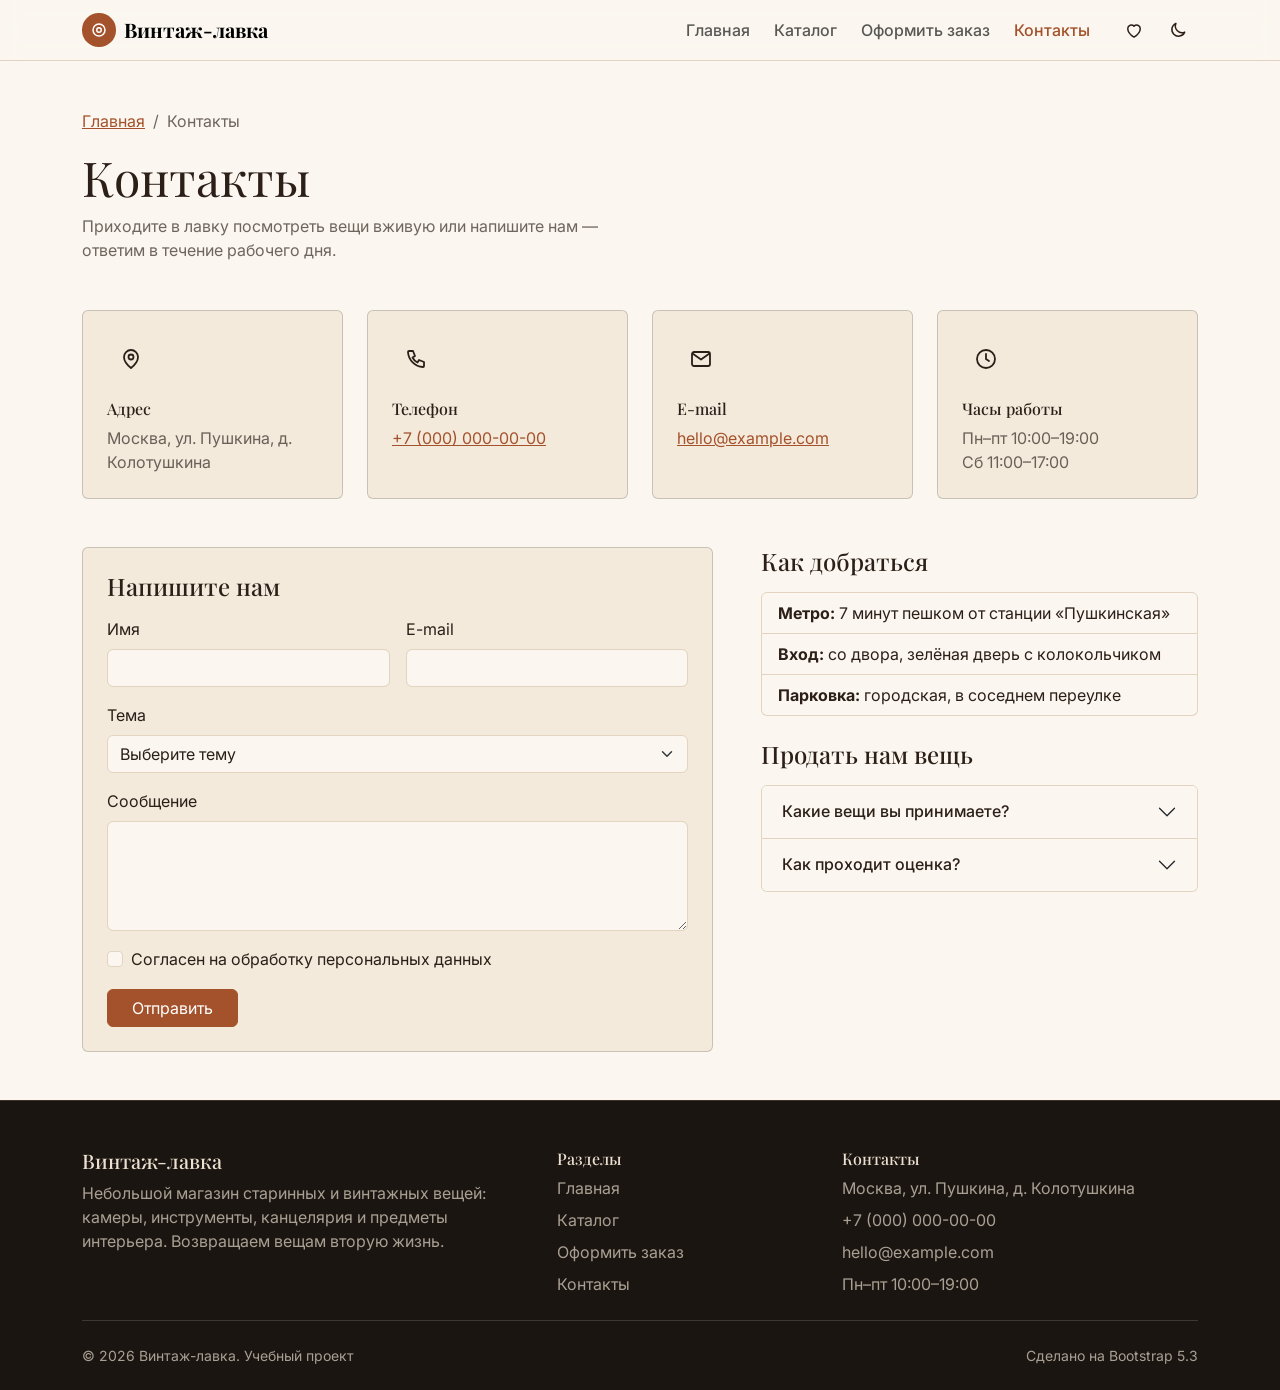
<file: contacts.html>
<!doctype html>
<html lang="ru" data-bs-theme="light">
  <head>
    <meta charset="UTF-8" />
    <meta name="viewport" content="width=device-width, initial-scale=1" />
    <title>Контакты — Винтаж-лавка</title>
    <meta
      name="description"
      content="Контакты Винтаж-лавки: адрес, телефон, e-mail, часы работы и форма обратной связи."
    />
    <script>
      try {
        document.documentElement.setAttribute("data-bs-theme", localStorage.getItem("vl-theme") || "light");
      } catch (e) {}
    </script>
    <link rel="icon" href="images/favicon.svg" type="image/svg+xml" />
    <link rel="preconnect" href="https://fonts.googleapis.com" />
    <link rel="preconnect" href="https://fonts.gstatic.com" crossorigin />
    <link
      href="https://fonts.googleapis.com/css2?family=Inter:wght@400;500;600&family=Playfair+Display:ital,wght@0,600;0,700;1,600&display=swap"
      rel="stylesheet"
    />
    <link rel="stylesheet" href="vendor/bootstrap/css/bootstrap.min.css" />
    <link rel="stylesheet" href="css/custom.css" />
  </head>
  <body class="d-flex flex-column min-vh-100">
    <a class="visually-hidden-focusable position-absolute top-0 start-0 p-2 bg-body z-3" href="#main">Перейти к содержимому</a>

    <nav class="navbar navbar-expand-lg sticky-top site-navbar border-bottom" aria-label="Основное меню">
      <div class="container">
        <a class="navbar-brand d-flex align-items-center gap-2 fw-bold" href="index.html">
          <span class="brand-mark bg-primary text-white" aria-hidden="true">
            <svg width="18" height="18" viewBox="0 0 24 24" fill="none" stroke="currentColor" stroke-width="2"><circle cx="12" cy="12" r="8" /><circle cx="12" cy="12" r="3" /></svg>
          </span>
          Винтаж-лавка
        </a>
        <div class="d-flex align-items-center gap-1 order-lg-last ms-auto ms-lg-3">
          <button class="btn btn-link text-body icon-btn position-relative" type="button" data-bs-toggle="offcanvas" data-bs-target="#favoritesOffcanvas" aria-controls="favoritesOffcanvas" aria-label="Избранное">
            <svg width="20" height="20" viewBox="0 0 24 24" fill="none" aria-hidden="true"><path d="M12 20.5s-7.5-4.6-7.5-10.4A4.3 4.3 0 0 1 12 7.4a4.3 4.3 0 0 1 7.5 2.7c0 5.8-7.5 10.4-7.5 10.4z" stroke="currentColor" stroke-width="1.8" stroke-linejoin="round" /></svg>
            <span class="position-absolute top-0 end-0 badge rounded-pill badge-hit d-none" data-fav-count>0</span>
          </button>
          <button class="btn btn-link text-body icon-btn" type="button" data-theme-toggle aria-label="Переключить светлую и тёмную тему">
            <svg class="theme-icon-dark" width="20" height="20" viewBox="0 0 24 24" fill="none" stroke="currentColor" stroke-width="1.8" stroke-linejoin="round" aria-hidden="true"><path d="M20 14.5A8 8 0 0 1 9.5 4a8 8 0 1 0 10.5 10.5z" /></svg>
            <svg class="theme-icon-light" width="20" height="20" viewBox="0 0 24 24" fill="none" stroke="currentColor" stroke-width="1.8" stroke-linecap="round" aria-hidden="true"><circle cx="12" cy="12" r="4" /><path d="M12 2.5v2M12 19.5v2M2.5 12h2M19.5 12h2M5.3 5.3l1.4 1.4M17.3 17.3l1.4 1.4M5.3 18.7l1.4-1.4M17.3 6.7l1.4-1.4" /></svg>
          </button>
          <button class="navbar-toggler ms-1" type="button" data-bs-toggle="collapse" data-bs-target="#mainNav" aria-controls="mainNav" aria-expanded="false" aria-label="Открыть меню">
            <span class="navbar-toggler-icon"></span>
          </button>
        </div>
        <div class="collapse navbar-collapse" id="mainNav">
          <ul class="navbar-nav ms-lg-auto gap-lg-2 py-2 py-lg-0 fw-medium">
            <li class="nav-item"><a class="nav-link" href="index.html">Главная</a></li>
            <li class="nav-item"><a class="nav-link" href="catalog.html">Каталог</a></li>
            <li class="nav-item"><a class="nav-link" href="order.html">Оформить заказ</a></li>
            <li class="nav-item"><a class="nav-link active" aria-current="page" href="contacts.html">Контакты</a></li>
          </ul>
        </div>
      </div>
    </nav>

    <main id="main" class="flex-grow-1">
      <section class="py-5">
        <div class="container">
          <nav aria-label="Хлебные крошки">
            <ol class="breadcrumb">
              <li class="breadcrumb-item"><a href="index.html">Главная</a></li>
              <li class="breadcrumb-item active" aria-current="page">Контакты</li>
            </ol>
          </nav>
          <h1 class="display-5 mb-2">Контакты</h1>
          <p class="section-lead mb-5">Приходите в лавку посмотреть вещи вживую или напишите нам — ответим в течение рабочего дня.</p>

          <div class="row g-4 mb-5">
            <div class="col-12 col-sm-6 col-lg-3">
              <article class="card h-100 bg-body-tertiary p-4">
                <span class="feature-icon mb-3" aria-hidden="true">
                  <svg width="24" height="24" viewBox="0 0 24 24" fill="none" stroke="currentColor" stroke-width="1.8" stroke-linejoin="round"><path d="M12 21s-7-5.6-7-11a7 7 0 0 1 14 0c0 5.4-7 11-7 11z" /><circle cx="12" cy="10" r="2.5" /></svg>
                </span>
                <h2 class="h6">Адрес</h2>
                <p class="mb-0 text-body-secondary">Москва, ул. Пушкина, д. Колотушкина</p>
              </article>
            </div>
            <div class="col-12 col-sm-6 col-lg-3">
              <article class="card h-100 bg-body-tertiary p-4">
                <span class="feature-icon mb-3" aria-hidden="true">
                  <svg width="24" height="24" viewBox="0 0 24 24" fill="none" stroke="currentColor" stroke-width="1.8" stroke-linejoin="round"><path d="M5 4h4l2 5-2.5 1.5a11 11 0 0 0 5 5L15 13l5 2v4a1 1 0 0 1-1 1A16 16 0 0 1 4 5a1 1 0 0 1 1-1z" /></svg>
                </span>
                <h2 class="h6">Телефон</h2>
                <p class="mb-0"><a href="tel:+70000000000">+7 (000) 000-00-00</a></p>
              </article>
            </div>
            <div class="col-12 col-sm-6 col-lg-3">
              <article class="card h-100 bg-body-tertiary p-4">
                <span class="feature-icon mb-3" aria-hidden="true">
                  <svg width="24" height="24" viewBox="0 0 24 24" fill="none" stroke="currentColor" stroke-width="1.8" stroke-linejoin="round"><rect x="3" y="5" width="18" height="14" rx="2" /><path d="m3.5 6.5 8.5 6 8.5-6" /></svg>
                </span>
                <h2 class="h6">E-mail</h2>
                <p class="mb-0"><a href="mailto:hello@example.com">hello@example.com</a></p>
              </article>
            </div>
            <div class="col-12 col-sm-6 col-lg-3">
              <article class="card h-100 bg-body-tertiary p-4">
                <span class="feature-icon mb-3" aria-hidden="true">
                  <svg width="24" height="24" viewBox="0 0 24 24" fill="none" stroke="currentColor" stroke-width="1.8" stroke-linecap="round"><circle cx="12" cy="12" r="9" /><path d="M12 7v5l3 2" /></svg>
                </span>
                <h2 class="h6">Часы работы</h2>
                <p class="mb-0 text-body-secondary">Пн–пт 10:00–19:00<br />Сб 11:00–17:00</p>
              </article>
            </div>
          </div>

          <div class="row g-4 g-lg-5">
            <div class="col-12 col-lg-7">
              <div class="card bg-body-tertiary p-4">
                <h2 class="h4 mb-3">Напишите нам</h2>
                <form class="needs-validation" action="contacts.html" method="get" data-success="Сообщение отправлено! Ответим в течение рабочего дня.">
                  <div class="row g-3">
                    <div class="col-12 col-md-6">
                      <label class="form-label" for="fbName">Имя</label>
                      <input class="form-control" type="text" id="fbName" name="name" autocomplete="name" required />
                      <div class="invalid-feedback">Укажите имя.</div>
                    </div>
                    <div class="col-12 col-md-6">
                      <label class="form-label" for="fbEmail">E-mail</label>
                      <input class="form-control" type="email" id="fbEmail" name="email" autocomplete="email" required />
                      <div class="invalid-feedback">Введите корректный e-mail.</div>
                    </div>
                    <div class="col-12">
                      <label class="form-label" for="fbTopic">Тема</label>
                      <select class="form-select" id="fbTopic" name="topic" required>
                        <option value="">Выберите тему</option>
                        <option value="product">Вопрос о товаре</option>
                        <option value="sell">Хочу продать вещь</option>
                        <option value="order">Вопрос по заказу</option>
                        <option value="other">Другое</option>
                      </select>
                      <div class="invalid-feedback">Выберите тему обращения.</div>
                    </div>
                    <div class="col-12">
                      <label class="form-label" for="fbMessage">Сообщение</label>
                      <textarea class="form-control" id="fbMessage" name="message" rows="4" minlength="10" required></textarea>
                      <div class="invalid-feedback">Напишите хотя бы пару слов (от 10 символов).</div>
                    </div>
                    <div class="col-12">
                      <div class="form-check">
                        <input class="form-check-input" type="checkbox" id="fbAgree" name="agree" required />
                        <label class="form-check-label" for="fbAgree">Согласен на обработку персональных данных</label>
                        <div class="invalid-feedback">Нужно согласие на обработку данных.</div>
                      </div>
                    </div>
                    <div class="col-12">
                      <button class="btn btn-primary px-4" type="submit">Отправить</button>
                    </div>
                  </div>
                </form>
              </div>
            </div>

            <div class="col-12 col-lg-5">
              <h2 class="h4 mb-3">Как добраться</h2>
              <ul class="list-group mb-4">
                <li class="list-group-item bg-transparent"><strong>Метро:</strong> 7 минут пешком от станции «Пушкинская»</li>
                <li class="list-group-item bg-transparent"><strong>Вход:</strong> со двора, зелёная дверь с колокольчиком</li>
                <li class="list-group-item bg-transparent"><strong>Парковка:</strong> городская, в соседнем переулке</li>
              </ul>

              <h2 class="h4 mb-3">Продать нам вещь</h2>
              <div class="accordion" id="sellAccordion">
                <div class="accordion-item">
                  <h3 class="accordion-header">
                    <button class="accordion-button collapsed" type="button" data-bs-toggle="collapse" data-bs-target="#sell1" aria-expanded="false" aria-controls="sell1">Какие вещи вы принимаете?</button>
                  </h3>
                  <div id="sell1" class="accordion-collapse collapse" data-bs-parent="#sellAccordion">
                    <div class="accordion-body">Плёночные камеры и объективы, ручной инструмент, канцелярию и небольшие предметы интерьера старше 30 лет.</div>
                  </div>
                </div>
                <div class="accordion-item">
                  <h3 class="accordion-header">
                    <button class="accordion-button collapsed" type="button" data-bs-toggle="collapse" data-bs-target="#sell2" aria-expanded="false" aria-controls="sell2">Как проходит оценка?</button>
                  </h3>
                  <div id="sell2" class="accordion-collapse collapse" data-bs-parent="#sellAccordion">
                    <div class="accordion-body">Опишите вещь в форме «Напишите нам» с темой «Хочу продать вещь» — мы ответим и договоримся об осмотре. Цену называем в течение двух дней.</div>
                  </div>
                </div>
              </div>
            </div>
          </div>
        </div>
      </section>
    </main>


    <footer class="bg-body text-body-secondary pt-5 pb-4 border-top" data-bs-theme="dark">
      <div class="container">
        <div class="row g-4">
          <div class="col-12 col-lg-5">
            <h2 class="h5 text-body">Винтаж-лавка</h2>
            <p class="mb-0">Небольшой магазин старинных и винтажных вещей: камеры, инструменты, канцелярия и предметы интерьера. Возвращаем вещам вторую жизнь.</p>
          </div>
          <div class="col-6 col-lg-3">
            <h2 class="h6 text-body">Разделы</h2>
            <ul class="list-unstyled d-grid gap-2 mb-0">
              <li><a class="text-reset text-decoration-none" href="index.html">Главная</a></li>
              <li><a class="text-reset text-decoration-none" href="catalog.html">Каталог</a></li>
              <li><a class="text-reset text-decoration-none" href="order.html">Оформить заказ</a></li>
              <li><a class="text-reset text-decoration-none" href="contacts.html">Контакты</a></li>
            </ul>
          </div>
          <div class="col-6 col-lg-4">
            <h2 class="h6 text-body">Контакты</h2>
            <ul class="list-unstyled d-grid gap-2 mb-0">
              <li>Москва, ул. Пушкина, д. Колотушкина</li>
              <li><a class="text-reset text-decoration-none" href="tel:+70000000000">+7 (000) 000-00-00</a></li>
              <li><a class="text-reset text-decoration-none" href="mailto:hello@example.com">hello@example.com</a></li>
              <li>Пн–пт 10:00–19:00</li>
            </ul>
          </div>
        </div>
        <hr class="my-4" />
        <div class="d-flex flex-column flex-sm-row justify-content-between gap-2 small">
          <span>© <span data-year>2026</span> Винтаж-лавка. Учебный проект</span>
          <span>Сделано на Bootstrap 5.3</span>
        </div>
      </div>
    </footer>

    <div class="offcanvas offcanvas-end" tabindex="-1" id="favoritesOffcanvas" aria-labelledby="favoritesTitle">
      <div class="offcanvas-header border-bottom">
        <h2 class="offcanvas-title h5" id="favoritesTitle">Избранное</h2>
        <button type="button" class="btn-close" data-bs-dismiss="offcanvas" aria-label="Закрыть"></button>
      </div>
      <div class="offcanvas-body">
        <p class="text-body-secondary" data-fav-empty>Здесь появятся вещи, которые вы отметите сердечком.</p>
        <ul class="list-group list-group-flush" data-fav-list></ul>
      </div>
      <div class="p-3 border-top">
        <a class="btn btn-primary w-100" href="catalog.html">Перейти в каталог</a>
      </div>
    </div>

    <script src="vendor/bootstrap/js/bootstrap.bundle.min.js"></script>
    <script src="js/products.js"></script>
    <script src="js/main.js"></script>
  </body>
</html>
</file>
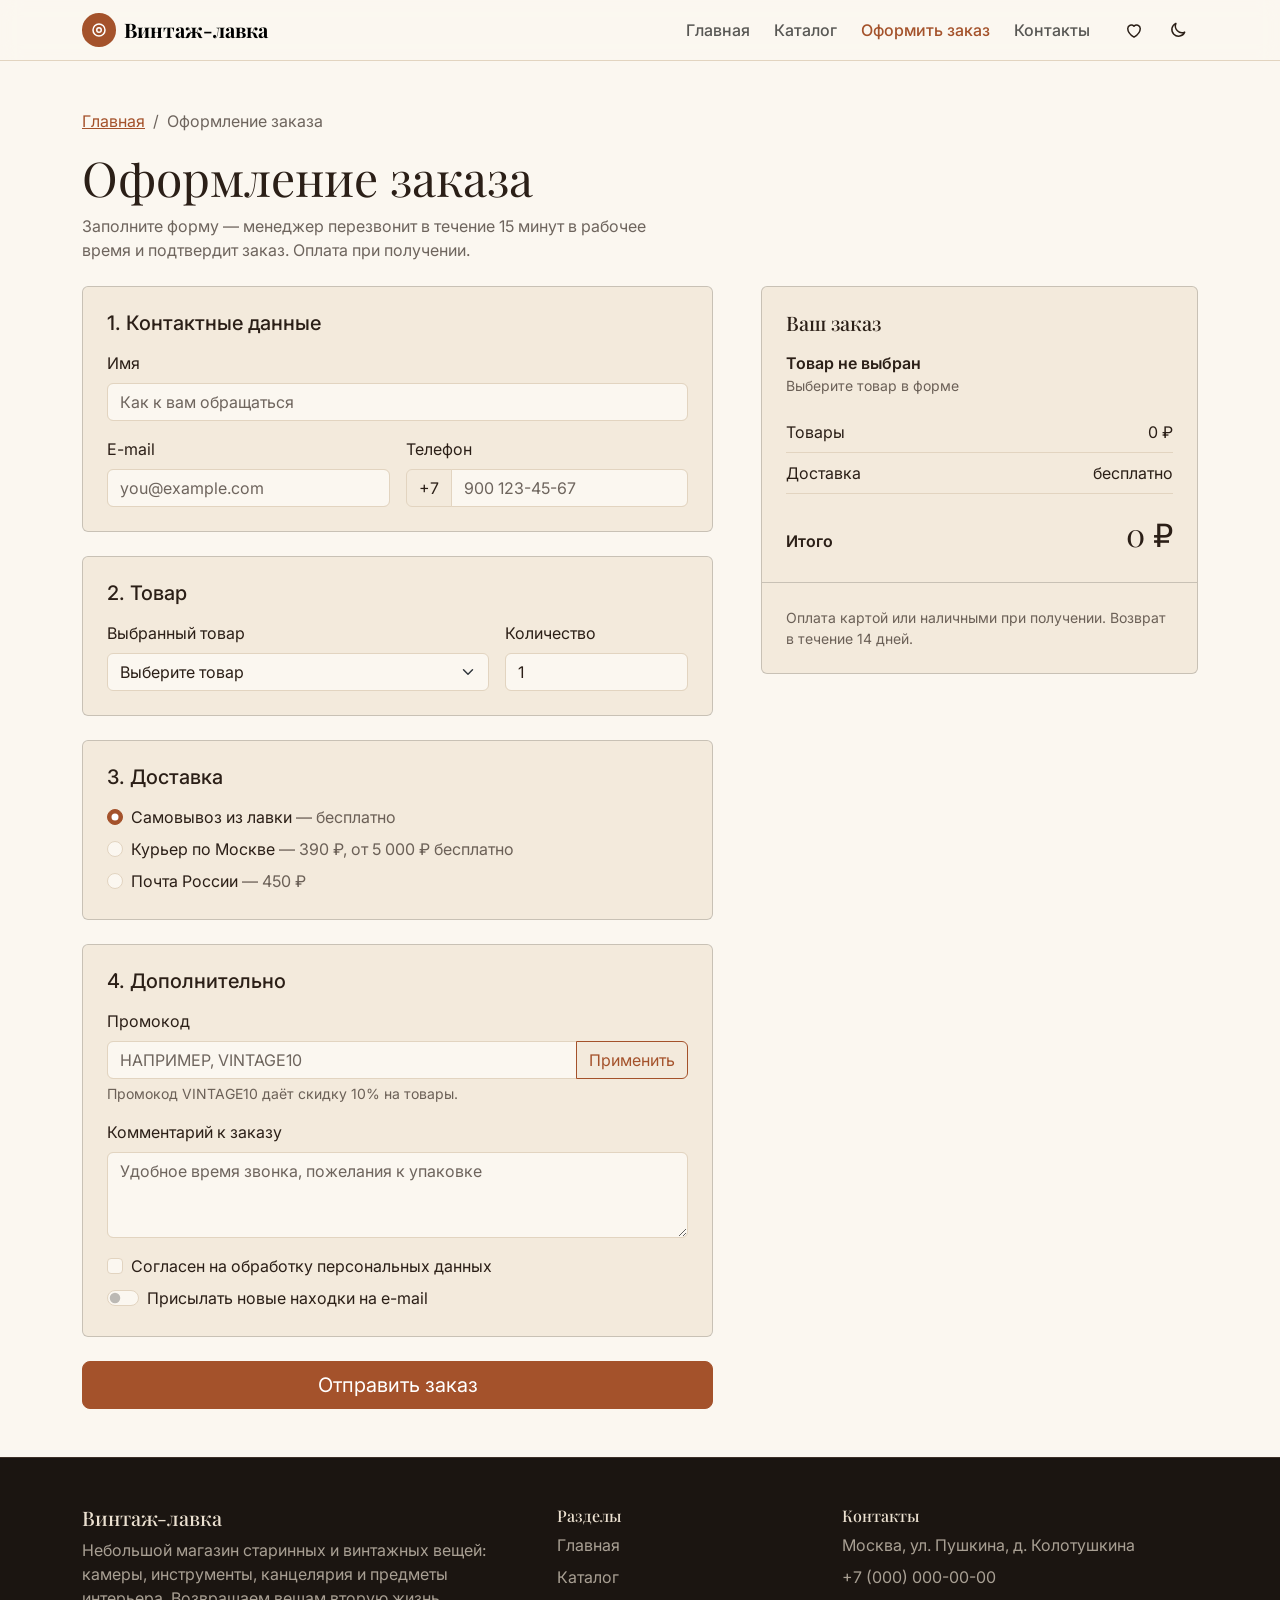
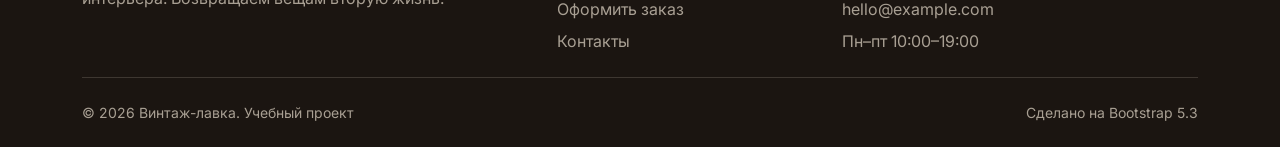
<file: order.html>
<!doctype html>
<html lang="ru" data-bs-theme="light">
  <head>
    <meta charset="UTF-8" />
    <meta name="viewport" content="width=device-width, initial-scale=1" />
    <title>Оформление заказа — Винтаж-лавка</title>
    <meta
      name="description"
      content="Оформите заказ в Винтаж-лавке: выберите товар, способ доставки и примените промокод."
    />
    <script>
      try {
        document.documentElement.setAttribute("data-bs-theme", localStorage.getItem("vl-theme") || "light");
      } catch (e) {}
    </script>
    <link rel="icon" href="images/favicon.svg" type="image/svg+xml" />
    <link rel="preconnect" href="https://fonts.googleapis.com" />
    <link rel="preconnect" href="https://fonts.gstatic.com" crossorigin />
    <link
      href="https://fonts.googleapis.com/css2?family=Inter:wght@400;500;600&family=Playfair+Display:ital,wght@0,600;0,700;1,600&display=swap"
      rel="stylesheet"
    />
    <link rel="stylesheet" href="vendor/bootstrap/css/bootstrap.min.css" />
    <link rel="stylesheet" href="css/custom.css" />
  </head>
  <body class="d-flex flex-column min-vh-100">
    <a class="visually-hidden-focusable position-absolute top-0 start-0 p-2 bg-body z-3" href="#main">Перейти к содержимому</a>

    <nav class="navbar navbar-expand-lg sticky-top site-navbar border-bottom" aria-label="Основное меню">
      <div class="container">
        <a class="navbar-brand d-flex align-items-center gap-2 fw-bold" href="index.html">
          <span class="brand-mark bg-primary text-white" aria-hidden="true">
            <svg width="18" height="18" viewBox="0 0 24 24" fill="none" stroke="currentColor" stroke-width="2"><circle cx="12" cy="12" r="8" /><circle cx="12" cy="12" r="3" /></svg>
          </span>
          Винтаж-лавка
        </a>
        <div class="d-flex align-items-center gap-1 order-lg-last ms-auto ms-lg-3">
          <button class="btn btn-link text-body icon-btn position-relative" type="button" data-bs-toggle="offcanvas" data-bs-target="#favoritesOffcanvas" aria-controls="favoritesOffcanvas" aria-label="Избранное">
            <svg width="20" height="20" viewBox="0 0 24 24" fill="none" aria-hidden="true"><path d="M12 20.5s-7.5-4.6-7.5-10.4A4.3 4.3 0 0 1 12 7.4a4.3 4.3 0 0 1 7.5 2.7c0 5.8-7.5 10.4-7.5 10.4z" stroke="currentColor" stroke-width="1.8" stroke-linejoin="round" /></svg>
            <span class="position-absolute top-0 end-0 badge rounded-pill badge-hit d-none" data-fav-count>0</span>
          </button>
          <button class="btn btn-link text-body icon-btn" type="button" data-theme-toggle aria-label="Переключить светлую и тёмную тему">
            <svg class="theme-icon-dark" width="20" height="20" viewBox="0 0 24 24" fill="none" stroke="currentColor" stroke-width="1.8" stroke-linejoin="round" aria-hidden="true"><path d="M20 14.5A8 8 0 0 1 9.5 4a8 8 0 1 0 10.5 10.5z" /></svg>
            <svg class="theme-icon-light" width="20" height="20" viewBox="0 0 24 24" fill="none" stroke="currentColor" stroke-width="1.8" stroke-linecap="round" aria-hidden="true"><circle cx="12" cy="12" r="4" /><path d="M12 2.5v2M12 19.5v2M2.5 12h2M19.5 12h2M5.3 5.3l1.4 1.4M17.3 17.3l1.4 1.4M5.3 18.7l1.4-1.4M17.3 6.7l1.4-1.4" /></svg>
          </button>
          <button class="navbar-toggler ms-1" type="button" data-bs-toggle="collapse" data-bs-target="#mainNav" aria-controls="mainNav" aria-expanded="false" aria-label="Открыть меню">
            <span class="navbar-toggler-icon"></span>
          </button>
        </div>
        <div class="collapse navbar-collapse" id="mainNav">
          <ul class="navbar-nav ms-lg-auto gap-lg-2 py-2 py-lg-0 fw-medium">
            <li class="nav-item"><a class="nav-link" href="index.html">Главная</a></li>
            <li class="nav-item"><a class="nav-link" href="catalog.html">Каталог</a></li>
            <li class="nav-item"><a class="nav-link active" aria-current="page" href="order.html">Оформить заказ</a></li>
            <li class="nav-item"><a class="nav-link" href="contacts.html">Контакты</a></li>
          </ul>
        </div>
      </div>
    </nav>

    <main id="main" class="flex-grow-1">
      <section class="py-5">
        <div class="container">
          <nav aria-label="Хлебные крошки">
            <ol class="breadcrumb">
              <li class="breadcrumb-item"><a href="index.html">Главная</a></li>
              <li class="breadcrumb-item active" aria-current="page">Оформление заказа</li>
            </ol>
          </nav>
          <h1 class="display-5 mb-2">Оформление заказа</h1>
          <p class="section-lead mb-4">Заполните форму — менеджер перезвонит в течение 15 минут в рабочее время и подтвердит заказ. Оплата при получении.</p>

          <div class="alert alert-danger d-none" id="orderError" role="alert">
            Проверьте отмеченные поля: часть обязательных данных не заполнена.
          </div>

          <div class="row g-4 g-lg-5">
            <div class="col-12 col-lg-7">
              <form class="needs-validation" id="orderForm" action="order.html" method="get">
                <fieldset class="card bg-body-tertiary p-4 mb-4">
                  <legend class="h5 mb-3">1. Контактные данные</legend>
                  <div class="row g-3">
                    <div class="col-12">
                      <label class="form-label" for="name">Имя</label>
                      <input class="form-control" type="text" id="name" name="name" autocomplete="name" placeholder="Как к вам обращаться" required />
                      <div class="invalid-feedback">Укажите имя.</div>
                    </div>
                    <div class="col-12 col-md-6">
                      <label class="form-label" for="email">E-mail</label>
                      <input class="form-control" type="email" id="email" name="email" autocomplete="email" placeholder="you@example.com" required />
                      <div class="invalid-feedback">Введите корректный e-mail.</div>
                    </div>
                    <div class="col-12 col-md-6">
                      <label class="form-label" for="phone">Телефон</label>
                      <div class="input-group has-validation">
                        <span class="input-group-text">+7</span>
                        <input class="form-control" type="tel" id="phone" name="phone" autocomplete="tel-national" placeholder="900 123-45-67" pattern="(\D*\d){10}\D*" required />
                        <div class="invalid-feedback">Введите 10 цифр номера.</div>
                      </div>
                    </div>
                  </div>
                </fieldset>

                <fieldset class="card bg-body-tertiary p-4 mb-4">
                  <legend class="h5 mb-3">2. Товар</legend>
                  <div class="row g-3 align-items-end">
                    <div class="col-12 col-md-8">
                      <label class="form-label" for="product">Выбранный товар</label>
                      <select class="form-select" id="product" name="product" data-product-options required>
                        <option value="">Выберите товар</option>
                      </select>
                      <div class="invalid-feedback">Выберите товар.</div>
                    </div>
                    <div class="col-12 col-md-4">
                      <label class="form-label" for="qty">Количество</label>
                      <input class="form-control" type="number" id="qty" name="qty" value="1" min="1" max="10" required />
                    </div>
                  </div>
                </fieldset>

                <fieldset class="card bg-body-tertiary p-4 mb-4">
                  <legend class="h5 mb-3">3. Доставка</legend>
                  <div class="form-check mb-2">
                    <input class="form-check-input" type="radio" name="delivery" id="deliveryPickup" value="pickup" checked />
                    <label class="form-check-label" for="deliveryPickup">Самовывоз из лавки <span class="text-body-secondary">— бесплатно</span></label>
                  </div>
                  <div class="form-check mb-2">
                    <input class="form-check-input" type="radio" name="delivery" id="deliveryCourier" value="courier" />
                    <label class="form-check-label" for="deliveryCourier">Курьер по Москве <span class="text-body-secondary">— 390 ₽, от 5 000 ₽ бесплатно</span></label>
                  </div>
                  <div class="form-check">
                    <input class="form-check-input" type="radio" name="delivery" id="deliveryPost" value="post" />
                    <label class="form-check-label" for="deliveryPost">Почта России <span class="text-body-secondary">— 450 ₽</span></label>
                  </div>
                  <div class="collapse" id="addressBlock">
                    <div class="pt-3">
                      <label class="form-label" for="address">Адрес доставки</label>
                      <input class="form-control" type="text" id="address" name="address" autocomplete="street-address" placeholder="Город, улица, дом, квартира" />
                      <div class="invalid-feedback">Укажите адрес доставки.</div>
                    </div>
                  </div>
                </fieldset>

                <fieldset class="card bg-body-tertiary p-4 mb-4">
                  <legend class="h5 mb-3">4. Дополнительно</legend>
                  <div class="mb-3">
                    <label class="form-label" for="promo">Промокод</label>
                    <div class="input-group">
                      <input class="form-control text-uppercase" type="text" id="promo" name="promo" placeholder="Например, VINTAGE10" autocomplete="off" />
                      <button class="btn btn-outline-primary" type="button" id="promoApply">Применить</button>
                    </div>
                    <div class="form-text" id="promoMessage">Промокод VINTAGE10 даёт скидку 10% на товары.</div>
                  </div>
                  <div class="mb-3">
                    <label class="form-label" for="comment">Комментарий к заказу</label>
                    <textarea class="form-control" id="comment" name="comment" rows="3" placeholder="Удобное время звонка, пожелания к упаковке"></textarea>
                  </div>
                  <div class="form-check mb-2">
                    <input class="form-check-input" type="checkbox" id="agree" name="agree" required />
                    <label class="form-check-label" for="agree">Согласен на обработку персональных данных</label>
                    <div class="invalid-feedback">Без согласия мы не сможем принять заказ.</div>
                  </div>
                  <div class="form-check form-switch">
                    <input class="form-check-input" type="checkbox" role="switch" id="newsletter" name="newsletter" />
                    <label class="form-check-label" for="newsletter">Присылать новые находки на e-mail</label>
                  </div>
                </fieldset>

                <button class="btn btn-primary btn-lg w-100" type="submit">Отправить заказ</button>
              </form>
            </div>

            <div class="col-12 col-lg-5">
              <aside class="card bg-body-tertiary sticky-lg-top sticky-offset" aria-labelledby="summaryTitle">
                <div class="card-body p-4">
                  <h2 class="h5 mb-3" id="summaryTitle">Ваш заказ</h2>
                  <div class="d-flex gap-3 align-items-center mb-3">
                    <img class="rounded object-fit-cover" src="images/favicon.svg" alt="" width="96" height="72" id="summaryImage" />
                    <div>
                      <p class="fw-semibold mb-0" id="summaryName">Товар не выбран</p>
                      <p class="small text-body-secondary mb-0" id="summaryUnit">Выберите товар в форме</p>
                    </div>
                  </div>
                  <ul class="list-group list-group-flush mb-3">
                    <li class="list-group-item bg-transparent d-flex justify-content-between px-0"><span>Товары</span><span id="summarySubtotal">0 ₽</span></li>
                    <li class="list-group-item bg-transparent d-flex justify-content-between px-0"><span>Доставка</span><span id="summaryDelivery">бесплатно</span></li>
                    <li class="list-group-item bg-transparent d-flex justify-content-between px-0 text-success d-none" id="summaryDiscountRow"><span>Скидка по промокоду</span><span id="summaryDiscount">0 ₽</span></li>
                  </ul>
                  <div class="d-flex justify-content-between align-items-baseline">
                    <span class="fw-semibold">Итого</span>
                    <span class="product-price fs-2" id="summaryTotal">0 ₽</span>
                  </div>
                </div>
                <div class="card-footer bg-transparent small text-body-secondary p-4">
                  Оплата картой или наличными при получении. Возврат в течение 14 дней.
                </div>
              </aside>
            </div>
          </div>
        </div>
      </section>
    </main>


    <footer class="bg-body text-body-secondary pt-5 pb-4 border-top" data-bs-theme="dark">
      <div class="container">
        <div class="row g-4">
          <div class="col-12 col-lg-5">
            <h2 class="h5 text-body">Винтаж-лавка</h2>
            <p class="mb-0">Небольшой магазин старинных и винтажных вещей: камеры, инструменты, канцелярия и предметы интерьера. Возвращаем вещам вторую жизнь.</p>
          </div>
          <div class="col-6 col-lg-3">
            <h2 class="h6 text-body">Разделы</h2>
            <ul class="list-unstyled d-grid gap-2 mb-0">
              <li><a class="text-reset text-decoration-none" href="index.html">Главная</a></li>
              <li><a class="text-reset text-decoration-none" href="catalog.html">Каталог</a></li>
              <li><a class="text-reset text-decoration-none" href="order.html">Оформить заказ</a></li>
              <li><a class="text-reset text-decoration-none" href="contacts.html">Контакты</a></li>
            </ul>
          </div>
          <div class="col-6 col-lg-4">
            <h2 class="h6 text-body">Контакты</h2>
            <ul class="list-unstyled d-grid gap-2 mb-0">
              <li>Москва, ул. Пушкина, д. Колотушкина</li>
              <li><a class="text-reset text-decoration-none" href="tel:+70000000000">+7 (000) 000-00-00</a></li>
              <li><a class="text-reset text-decoration-none" href="mailto:hello@example.com">hello@example.com</a></li>
              <li>Пн–пт 10:00–19:00</li>
            </ul>
          </div>
        </div>
        <hr class="my-4" />
        <div class="d-flex flex-column flex-sm-row justify-content-between gap-2 small">
          <span>© <span data-year>2026</span> Винтаж-лавка. Учебный проект</span>
          <span>Сделано на Bootstrap 5.3</span>
        </div>
      </div>
    </footer>

    <div class="offcanvas offcanvas-end" tabindex="-1" id="favoritesOffcanvas" aria-labelledby="favoritesTitle">
      <div class="offcanvas-header border-bottom">
        <h2 class="offcanvas-title h5" id="favoritesTitle">Избранное</h2>
        <button type="button" class="btn-close" data-bs-dismiss="offcanvas" aria-label="Закрыть"></button>
      </div>
      <div class="offcanvas-body">
        <p class="text-body-secondary" data-fav-empty>Здесь появятся вещи, которые вы отметите сердечком.</p>
        <ul class="list-group list-group-flush" data-fav-list></ul>
      </div>
      <div class="p-3 border-top">
        <a class="btn btn-primary w-100" href="catalog.html">Перейти в каталог</a>
      </div>
    </div>

    <div class="modal fade" id="orderSuccessModal" tabindex="-1" aria-labelledby="orderSuccessTitle" aria-hidden="true">
      <div class="modal-dialog modal-dialog-centered">
        <div class="modal-content">
          <div class="modal-header">
            <h2 class="modal-title h5" id="orderSuccessTitle">Заказ принят</h2>
            <button type="button" class="btn-close" data-bs-dismiss="modal" aria-label="Закрыть"></button>
          </div>
          <div class="modal-body">
            <div class="alert alert-success mb-3" role="status">
              Спасибо, <strong id="successName">покупатель</strong>! Номер заказа: <strong id="successNumber">№ 00000</strong>.
            </div>
            <p class="mb-1"><span class="text-body-secondary">Товар:</span> <span id="successProduct"></span></p>
            <p class="mb-1"><span class="text-body-secondary">Доставка:</span> <span id="successDelivery"></span></p>
            <p class="mb-0"><span class="text-body-secondary">К оплате:</span> <strong id="successTotal"></strong></p>
          </div>
          <div class="modal-footer">
            <a class="btn btn-outline-primary" href="catalog.html">Продолжить покупки</a>
            <button type="button" class="btn btn-primary" data-bs-dismiss="modal">Готово</button>
          </div>
        </div>
      </div>
    </div>

    <script src="vendor/bootstrap/js/bootstrap.bundle.min.js"></script>
    <script src="js/products.js"></script>
    <script src="js/main.js"></script>
    <script src="js/order.js"></script>
  </body>
</html>
</file>
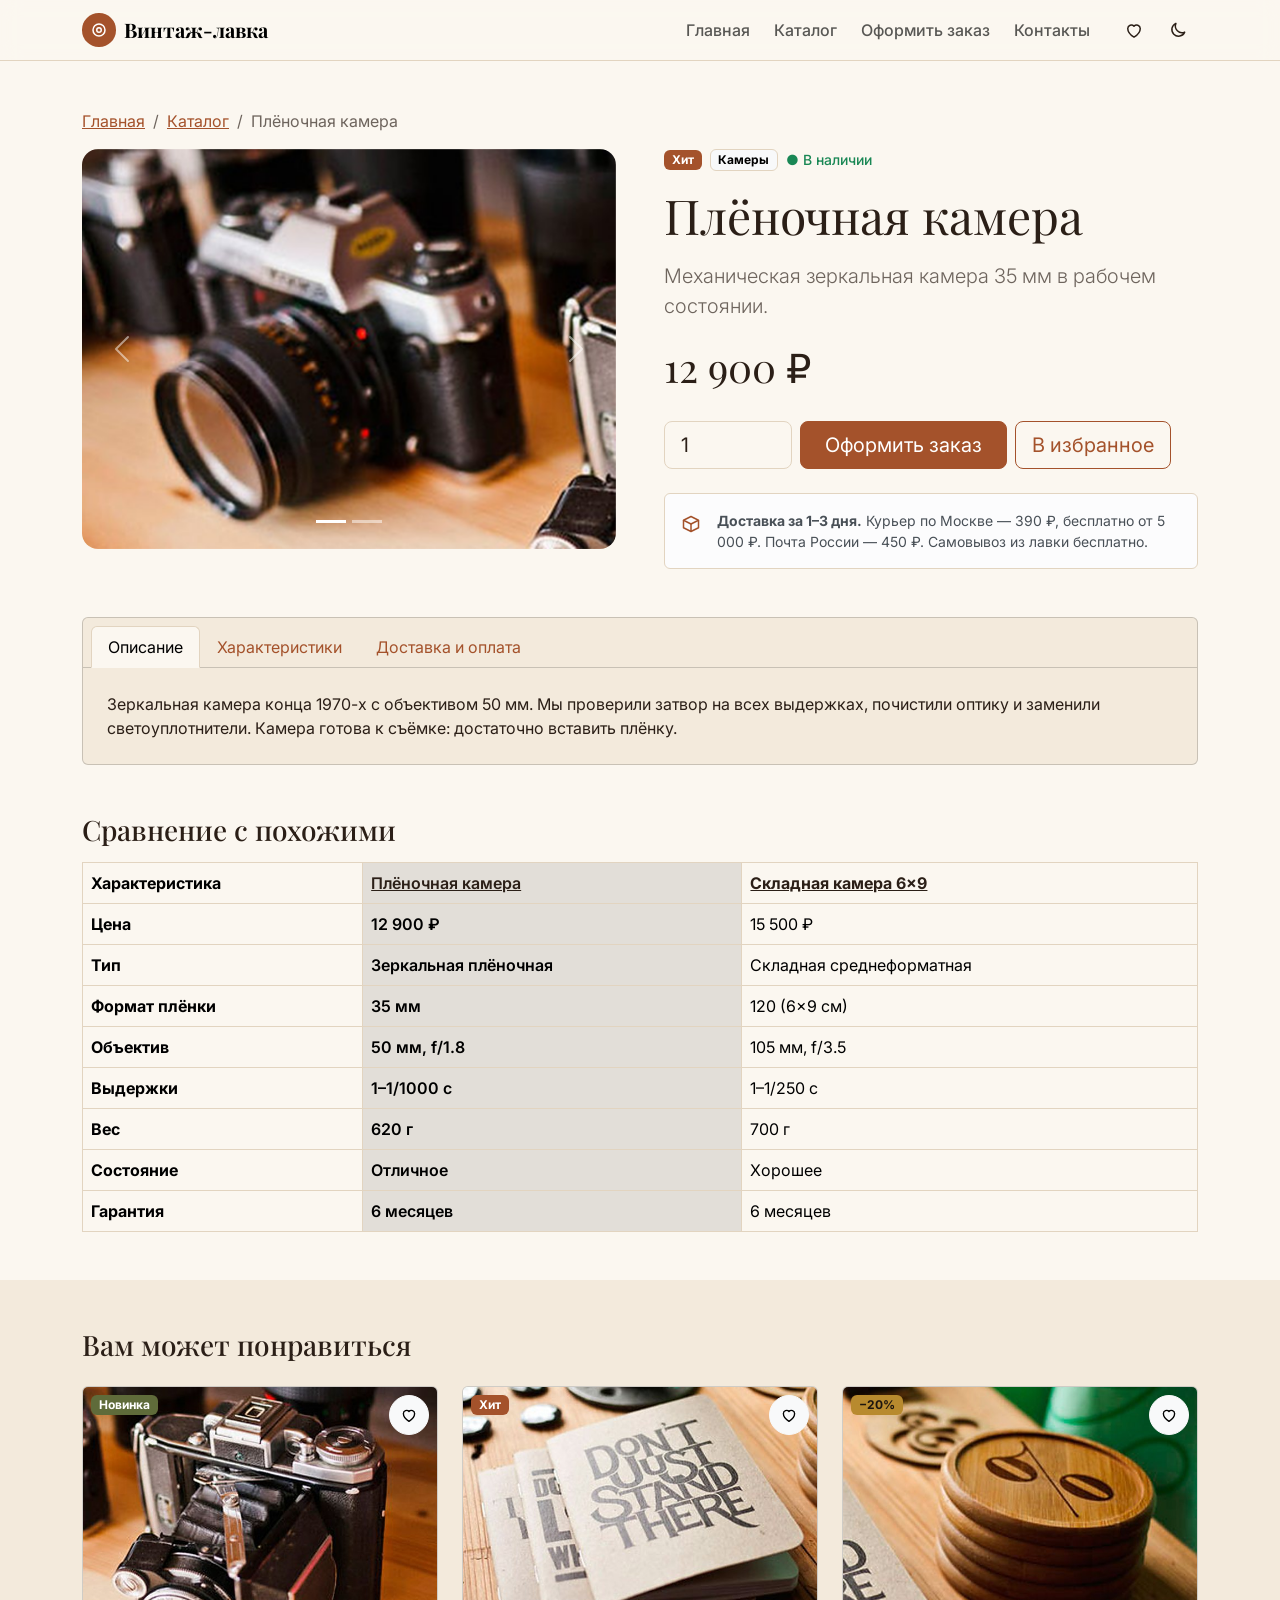
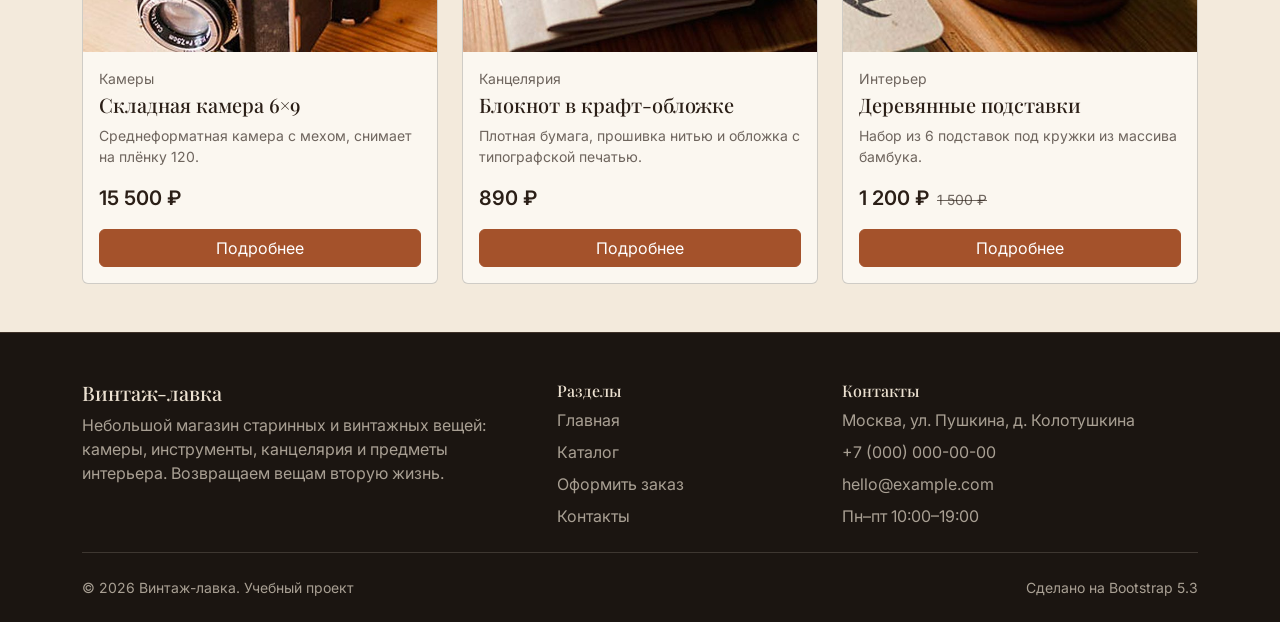
<file: product.html>
<!doctype html>
<html lang="ru" data-bs-theme="light">
  <head>
    <meta charset="UTF-8" />
    <meta name="viewport" content="width=device-width, initial-scale=1" />
    <title>Плёночная камера — Винтаж-лавка</title>
    <meta
      name="description"
      content="Страница товара Винтаж-лавки: фото, описание, характеристики, цена и оформление заказа."
    />
    <script>
      try {
        document.documentElement.setAttribute("data-bs-theme", localStorage.getItem("vl-theme") || "light");
      } catch (e) {}
    </script>
    <link rel="icon" href="images/favicon.svg" type="image/svg+xml" />
    <link rel="preconnect" href="https://fonts.googleapis.com" />
    <link rel="preconnect" href="https://fonts.gstatic.com" crossorigin />
    <link
      href="https://fonts.googleapis.com/css2?family=Inter:wght@400;500;600&family=Playfair+Display:ital,wght@0,600;0,700;1,600&display=swap"
      rel="stylesheet"
    />
    <link rel="stylesheet" href="vendor/bootstrap/css/bootstrap.min.css" />
    <link rel="stylesheet" href="css/custom.css" />
  </head>
  <body class="d-flex flex-column min-vh-100">
    <a class="visually-hidden-focusable position-absolute top-0 start-0 p-2 bg-body z-3" href="#main">Перейти к содержимому</a>

    <nav class="navbar navbar-expand-lg sticky-top site-navbar border-bottom" aria-label="Основное меню">
      <div class="container">
        <a class="navbar-brand d-flex align-items-center gap-2 fw-bold" href="index.html">
          <span class="brand-mark bg-primary text-white" aria-hidden="true">
            <svg width="18" height="18" viewBox="0 0 24 24" fill="none" stroke="currentColor" stroke-width="2"><circle cx="12" cy="12" r="8" /><circle cx="12" cy="12" r="3" /></svg>
          </span>
          Винтаж-лавка
        </a>
        <div class="d-flex align-items-center gap-1 order-lg-last ms-auto ms-lg-3">
          <button class="btn btn-link text-body icon-btn position-relative" type="button" data-bs-toggle="offcanvas" data-bs-target="#favoritesOffcanvas" aria-controls="favoritesOffcanvas" aria-label="Избранное">
            <svg width="20" height="20" viewBox="0 0 24 24" fill="none" aria-hidden="true"><path d="M12 20.5s-7.5-4.6-7.5-10.4A4.3 4.3 0 0 1 12 7.4a4.3 4.3 0 0 1 7.5 2.7c0 5.8-7.5 10.4-7.5 10.4z" stroke="currentColor" stroke-width="1.8" stroke-linejoin="round" /></svg>
            <span class="position-absolute top-0 end-0 badge rounded-pill badge-hit d-none" data-fav-count>0</span>
          </button>
          <button class="btn btn-link text-body icon-btn" type="button" data-theme-toggle aria-label="Переключить светлую и тёмную тему">
            <svg class="theme-icon-dark" width="20" height="20" viewBox="0 0 24 24" fill="none" stroke="currentColor" stroke-width="1.8" stroke-linejoin="round" aria-hidden="true"><path d="M20 14.5A8 8 0 0 1 9.5 4a8 8 0 1 0 10.5 10.5z" /></svg>
            <svg class="theme-icon-light" width="20" height="20" viewBox="0 0 24 24" fill="none" stroke="currentColor" stroke-width="1.8" stroke-linecap="round" aria-hidden="true"><circle cx="12" cy="12" r="4" /><path d="M12 2.5v2M12 19.5v2M2.5 12h2M19.5 12h2M5.3 5.3l1.4 1.4M17.3 17.3l1.4 1.4M5.3 18.7l1.4-1.4M17.3 6.7l1.4-1.4" /></svg>
          </button>
          <button class="navbar-toggler ms-1" type="button" data-bs-toggle="collapse" data-bs-target="#mainNav" aria-controls="mainNav" aria-expanded="false" aria-label="Открыть меню">
            <span class="navbar-toggler-icon"></span>
          </button>
        </div>
        <div class="collapse navbar-collapse" id="mainNav">
          <ul class="navbar-nav ms-lg-auto gap-lg-2 py-2 py-lg-0 fw-medium">
            <li class="nav-item"><a class="nav-link" href="index.html">Главная</a></li>
            <li class="nav-item"><a class="nav-link" href="catalog.html">Каталог</a></li>
            <li class="nav-item"><a class="nav-link" href="order.html">Оформить заказ</a></li>
            <li class="nav-item"><a class="nav-link" href="contacts.html">Контакты</a></li>
          </ul>
        </div>
      </div>
    </nav>

    <main id="main" class="flex-grow-1">
      <section class="py-5" id="productView">
        <div class="container">
          <nav aria-label="Хлебные крошки">
            <ol class="breadcrumb">
              <li class="breadcrumb-item"><a href="index.html">Главная</a></li>
              <li class="breadcrumb-item"><a href="catalog.html">Каталог</a></li>
              <li class="breadcrumb-item active" aria-current="page" data-p="name">Плёночная камера</li>
            </ol>
          </nav>

          <div class="row g-4 g-lg-5">
            <div class="col-12 col-lg-6">
              <div id="productGallery" class="carousel slide rounded-4 overflow-hidden">
                <div class="carousel-indicators">
                  <button type="button" data-bs-target="#productGallery" data-bs-slide-to="0" class="active" aria-current="true" aria-label="Фото 1"></button>
                  <button type="button" data-bs-target="#productGallery" data-bs-slide-to="1" aria-label="Фото 2"></button>
                </div>
                <div class="carousel-inner">
                  <div class="carousel-item active ratio ratio-4x3">
                    <img class="object-fit-cover" src="images/camera-slr.jpg" alt="Зеркальная плёночная камера с объективом на деревянной полке" width="640" height="480" data-p="image" />
                  </div>
                  <div class="carousel-item ratio ratio-4x3">
                    <img class="object-fit-cover" src="images/work-3.jpg" alt="Вещь на витрине Винтаж-лавки" width="650" height="350" data-p="photo" />
                  </div>
                </div>
                <button class="carousel-control-prev" type="button" data-bs-target="#productGallery" data-bs-slide="prev">
                  <span class="carousel-control-prev-icon" aria-hidden="true"></span>
                  <span class="visually-hidden">Предыдущее фото</span>
                </button>
                <button class="carousel-control-next" type="button" data-bs-target="#productGallery" data-bs-slide="next">
                  <span class="carousel-control-next-icon" aria-hidden="true"></span>
                  <span class="visually-hidden">Следующее фото</span>
                </button>
              </div>
            </div>

            <div class="col-12 col-lg-6">
              <div class="d-flex flex-wrap align-items-center gap-2 mb-3">
                <span class="badge badge-hit" data-p="badge">Хит</span>
                <span class="badge text-bg-light border" data-p="category">Камеры</span>
                <span class="small text-success fw-medium">● В наличии</span>
              </div>
              <h1 class="display-5 mb-3" data-p="name">Плёночная камера</h1>
              <p class="lead text-body-secondary" data-p="short">Механическая зеркальная камера 35 мм в рабочем состоянии.</p>

              <p class="d-flex align-items-baseline gap-3 mb-4">
                <span class="product-price fs-1" data-p="price">12 900 ₽</span>
                <s class="text-body-secondary fs-5 d-none" data-p="old-price"></s>
              </p>

              <form class="d-flex flex-wrap align-items-center gap-2 mb-4" id="buyForm" action="order.html" method="get">
                <input type="hidden" name="product" value="camera-slr" data-p="id" />
                <label class="visually-hidden" for="buyQty">Количество</label>
                <input class="form-control form-control-lg w-auto" type="number" id="buyQty" name="qty" value="1" min="1" max="10" size="3" />
                <button class="btn btn-primary btn-lg px-4" type="submit">Оформить заказ</button>
                <button class="btn btn-outline-primary btn-lg" type="button" data-fav="camera-slr" aria-pressed="false" aria-label="Добавить в избранное">
                  <span data-fav-label>В избранное</span>
                </button>
              </form>

              <div class="alert alert-light border d-flex gap-3 align-items-start mb-0" role="note">
                <svg class="flex-shrink-0 mt-1 text-primary" width="20" height="20" viewBox="0 0 24 24" fill="none" stroke="currentColor" stroke-width="1.8" stroke-linejoin="round" aria-hidden="true"><path d="M3 7.5 12 3l9 4.5-9 4.5-9-4.5z" /><path d="M3 7.5v9L12 21l9-4.5v-9M12 12v9" /></svg>
                <div class="small">
                  <strong>Доставка за 1–3 дня.</strong> Курьер по Москве — 390 ₽, бесплатно от 5 000 ₽. Почта России — 450 ₽. Самовывоз из лавки бесплатно.
                </div>
              </div>
            </div>
          </div>
        </div>
      </section>

      <section class="pb-5" aria-label="Подробная информация о товаре">
        <div class="container">
          <div class="card bg-body-tertiary">
            <div class="card-header bg-transparent">
              <ul class="nav nav-tabs card-header-tabs" role="tablist">
                <li class="nav-item" role="presentation">
                  <button class="nav-link active" id="tabDescription" data-bs-toggle="tab" data-bs-target="#paneDescription" type="button" role="tab" aria-controls="paneDescription" aria-selected="true">Описание</button>
                </li>
                <li class="nav-item" role="presentation">
                  <button class="nav-link" id="tabSpecs" data-bs-toggle="tab" data-bs-target="#paneSpecs" type="button" role="tab" aria-controls="paneSpecs" aria-selected="false">Характеристики</button>
                </li>
                <li class="nav-item" role="presentation">
                  <button class="nav-link" id="tabDelivery" data-bs-toggle="tab" data-bs-target="#paneDelivery" type="button" role="tab" aria-controls="paneDelivery" aria-selected="false">Доставка и оплата</button>
                </li>
              </ul>
            </div>
            <div class="card-body p-4 tab-content">
              <div class="tab-pane fade show active" id="paneDescription" role="tabpanel" aria-labelledby="tabDescription" tabindex="0">
                <p class="mb-0" data-p="description">Зеркальная камера конца 1970-х с объективом 50 мм. Мы проверили затвор на всех выдержках, почистили оптику и заменили светоуплотнители. Камера готова к съёмке: достаточно вставить плёнку.</p>
              </div>
              <div class="tab-pane fade" id="paneSpecs" role="tabpanel" aria-labelledby="tabSpecs" tabindex="0">
                <div class="table-responsive">
                  <table class="table table-striped align-middle mb-0">
                    <caption class="visually-hidden">Характеристики товара</caption>
                    <tbody data-p="specs"></tbody>
                  </table>
                </div>
              </div>
              <div class="tab-pane fade" id="paneDelivery" role="tabpanel" aria-labelledby="tabDelivery" tabindex="0">
                <div class="row g-4">
                  <div class="col-12 col-md-6">
                    <h2 class="h6">Доставка</h2>
                    <ul class="mb-0">
                      <li>Самовывоз из лавки — бесплатно, в день заказа</li>
                      <li>Курьер по Москве — 390 ₽, от 5 000 ₽ бесплатно</li>
                      <li>Почта России — 450 ₽, 3–10 дней</li>
                    </ul>
                  </div>
                  <div class="col-12 col-md-6">
                    <h2 class="h6">Оплата и возврат</h2>
                    <ul class="mb-0">
                      <li>Оплата картой или наличными при получении</li>
                      <li>Возврат в течение 14 дней</li>
                      <li>На камеры — гарантия 6 месяцев</li>
                    </ul>
                  </div>
                </div>
              </div>
            </div>
          </div>
        </div>
      </section>

      <section class="pb-5" id="compareSection" aria-labelledby="compareTitle">
        <div class="container">
          <h2 class="h3 mb-3" id="compareTitle">Сравнение с похожими</h2>
          <div class="table-responsive">
            <table class="table table-bordered align-middle mb-0">
              <thead data-p="compare-head"></thead>
              <tbody data-p="compare-body"></tbody>
            </table>
          </div>
        </div>
      </section>

      <section class="py-5 bg-body-tertiary" aria-labelledby="relatedTitle">
        <div class="container">
          <h2 class="h3 mb-4" id="relatedTitle">Вам может понравиться</h2>
          <div class="row g-4" id="relatedGrid"></div>
        </div>
      </section>

      <section class="py-5 d-none" id="productMissing">
        <div class="container">
          <div class="alert alert-danger" role="alert">
            <h1 class="alert-heading h4">Товар не найден</h1>
            <p>Возможно, его уже купили или ссылка устарела.</p>
            <a class="btn btn-primary" href="catalog.html">Вернуться в каталог</a>
          </div>
        </div>
      </section>
    </main>


    <footer class="bg-body text-body-secondary pt-5 pb-4 border-top" data-bs-theme="dark">
      <div class="container">
        <div class="row g-4">
          <div class="col-12 col-lg-5">
            <h2 class="h5 text-body">Винтаж-лавка</h2>
            <p class="mb-0">Небольшой магазин старинных и винтажных вещей: камеры, инструменты, канцелярия и предметы интерьера. Возвращаем вещам вторую жизнь.</p>
          </div>
          <div class="col-6 col-lg-3">
            <h2 class="h6 text-body">Разделы</h2>
            <ul class="list-unstyled d-grid gap-2 mb-0">
              <li><a class="text-reset text-decoration-none" href="index.html">Главная</a></li>
              <li><a class="text-reset text-decoration-none" href="catalog.html">Каталог</a></li>
              <li><a class="text-reset text-decoration-none" href="order.html">Оформить заказ</a></li>
              <li><a class="text-reset text-decoration-none" href="contacts.html">Контакты</a></li>
            </ul>
          </div>
          <div class="col-6 col-lg-4">
            <h2 class="h6 text-body">Контакты</h2>
            <ul class="list-unstyled d-grid gap-2 mb-0">
              <li>Москва, ул. Пушкина, д. Колотушкина</li>
              <li><a class="text-reset text-decoration-none" href="tel:+70000000000">+7 (000) 000-00-00</a></li>
              <li><a class="text-reset text-decoration-none" href="mailto:hello@example.com">hello@example.com</a></li>
              <li>Пн–пт 10:00–19:00</li>
            </ul>
          </div>
        </div>
        <hr class="my-4" />
        <div class="d-flex flex-column flex-sm-row justify-content-between gap-2 small">
          <span>© <span data-year>2026</span> Винтаж-лавка. Учебный проект</span>
          <span>Сделано на Bootstrap 5.3</span>
        </div>
      </div>
    </footer>

    <div class="offcanvas offcanvas-end" tabindex="-1" id="favoritesOffcanvas" aria-labelledby="favoritesTitle">
      <div class="offcanvas-header border-bottom">
        <h2 class="offcanvas-title h5" id="favoritesTitle">Избранное</h2>
        <button type="button" class="btn-close" data-bs-dismiss="offcanvas" aria-label="Закрыть"></button>
      </div>
      <div class="offcanvas-body">
        <p class="text-body-secondary" data-fav-empty>Здесь появятся вещи, которые вы отметите сердечком.</p>
        <ul class="list-group list-group-flush" data-fav-list></ul>
      </div>
      <div class="p-3 border-top">
        <a class="btn btn-primary w-100" href="catalog.html">Перейти в каталог</a>
      </div>
    </div>

    <script src="vendor/bootstrap/js/bootstrap.bundle.min.js"></script>
    <script src="js/products.js"></script>
    <script src="js/main.js"></script>
    <script src="js/product.js"></script>
  </body>
</html>
</file>
<file: css/custom.css>
:root,
[data-bs-theme="light"] {
  --vl-rust: #a4522b;
  --vl-rust-dark: #86411f;
  --vl-hero-bg: linear-gradient(135deg, #f6ecdc 0%, #efe2cd 100%);
  --vl-shadow: 0 0.75rem 2rem rgba(43, 31, 23, 0.12);
  --vl-font-display: "Playfair Display", Georgia, "Times New Roman", serif;

  --bs-body-font-family: "Inter", system-ui, -apple-system, "Segoe UI", Roboto, Arial, sans-serif;
  --bs-primary: var(--vl-rust);
  --bs-primary-rgb: 164, 82, 43;
  --bs-primary-text-emphasis: #6b3218;
  --bs-primary-bg-subtle: #f5e3d8;
  --bs-primary-border-subtle: #e6bfa8;
  --bs-body-color: #2b1f17;
  --bs-body-color-rgb: 43, 31, 23;
  --bs-body-bg: #fbf7f0;
  --bs-body-bg-rgb: 251, 247, 240;
  --bs-secondary-color: rgba(43, 31, 23, 0.68);
  --bs-secondary-bg: #efe5d6;
  --bs-tertiary-bg: #f3eadc;
  --bs-tertiary-bg-rgb: 243, 234, 220;
  --bs-border-color: #e2d4c0;
  --bs-link-color: var(--vl-rust);
  --bs-link-color-rgb: 164, 82, 43;
  --bs-link-hover-color: var(--vl-rust-dark);
  --bs-link-hover-color-rgb: 134, 65, 31;
}

[data-bs-theme="dark"] {
  --vl-hero-bg: linear-gradient(135deg, #211913 0%, #2a2018 100%);
  --vl-shadow: 0 0.75rem 2rem rgba(0, 0, 0, 0.45);

  --bs-primary: #d98a5b;
  --bs-primary-rgb: 217, 138, 91;
  --bs-primary-text-emphasis: #f0b48f;
  --bs-primary-bg-subtle: #3a2418;
  --bs-primary-border-subtle: #6b3a22;
  --bs-body-color: #ece1d1;
  --bs-body-color-rgb: 236, 225, 209;
  --bs-body-bg: #1b1511;
  --bs-body-bg-rgb: 27, 21, 17;
  --bs-secondary-color: rgba(236, 225, 209, 0.68);
  --bs-secondary-bg: #2c231c;
  --bs-tertiary-bg: #241c16;
  --bs-tertiary-bg-rgb: 36, 28, 22;
  --bs-border-color: #3e3128;
  --bs-link-color: #e29a6e;
  --bs-link-color-rgb: 226, 154, 110;
  --bs-link-hover-color: #f0b48f;
  --bs-link-hover-color-rgb: 240, 180, 143;
}

html {
  scroll-padding-top: 5rem;
}

h1,
h2,
h3,
.display-5,
.navbar-brand,
.product-price {
  font-family: var(--vl-font-display);
}

.accordion-button {
  font-family: var(--bs-body-font-family);
  font-weight: 500;
}

.eyebrow {
  display: inline-block;
  margin-bottom: 0.5rem;
  font-size: 0.75rem;
  font-weight: 600;
  letter-spacing: 0.14em;
  text-transform: uppercase;
  color: var(--bs-primary);
}

.section-lead {
  max-width: 36rem;
  color: var(--bs-secondary-color);
}

.btn-primary {
  --bs-btn-bg: var(--vl-rust);
  --bs-btn-border-color: var(--vl-rust);
  --bs-btn-hover-bg: var(--vl-rust-dark);
  --bs-btn-hover-border-color: var(--vl-rust-dark);
  --bs-btn-active-bg: var(--vl-rust-dark);
  --bs-btn-active-border-color: var(--vl-rust-dark);
}

.btn-outline-primary {
  --bs-btn-color: var(--bs-primary);
  --bs-btn-border-color: var(--bs-primary);
  --bs-btn-hover-bg: var(--vl-rust);
  --bs-btn-hover-border-color: var(--vl-rust);
  --bs-btn-hover-color: #fff;
  --bs-btn-active-bg: var(--vl-rust);
  --bs-btn-active-border-color: var(--vl-rust);
  --bs-btn-active-color: #fff;
}

.form-control:focus,
.form-select:focus,
.form-check-input:focus {
  border-color: rgba(var(--bs-primary-rgb), 0.6);
  box-shadow: 0 0 0 0.25rem rgba(var(--bs-primary-rgb), 0.2);
}

.form-check-input:checked {
  background-color: var(--vl-rust);
  border-color: var(--vl-rust);
}

.pagination {
  --bs-pagination-color: var(--bs-body-color);
  --bs-pagination-active-bg: var(--vl-rust);
  --bs-pagination-active-border-color: var(--vl-rust);
}

.accordion {
  --bs-accordion-active-color: var(--bs-primary-text-emphasis);
  --bs-accordion-active-bg: var(--bs-primary-bg-subtle);
}

.site-navbar {
  --bs-navbar-active-color: var(--bs-primary);
  --bs-navbar-hover-color: var(--bs-primary);
  background-color: rgba(var(--bs-body-bg-rgb), 0.88);
  backdrop-filter: blur(10px);
}

.badge-hit {
  color: #fff;
  background-color: var(--vl-rust);
}

.badge-new {
  color: #fff;
  background-color: #5f6b3a;
}

.badge-sale {
  color: #1d150f;
  background-color: #b88a2e;
}

.icon-btn {
  display: inline-flex;
  align-items: center;
  justify-content: center;
  width: 2.5rem;
  height: 2.5rem;
  padding: 0;
  border-radius: 50%;
}

.brand-mark,
.feature-icon {
  display: inline-grid;
  place-items: center;
  width: 2.1rem;
  height: 2.1rem;
  border-radius: 50%;
}

.feature-icon {
  width: 3rem;
  height: 3rem;
  border-radius: 0.8rem;
}

[data-bs-theme="light"] .theme-icon-light,
[data-bs-theme="dark"] .theme-icon-dark {
  display: none;
}

.fav-btn path {
  fill: transparent;
}

.fav-btn.active {
  color: var(--vl-rust);
}

.fav-btn.active path {
  fill: currentColor;
}

@media (min-width: 992px) {
  .sticky-offset {
    top: 5.5rem;
  }
}

.hero {
  background: var(--vl-hero-bg);
}

.hero-title {
  font-size: clamp(2.2rem, 5vw, 3.6rem);
  line-height: 1.08;
}

.polaroid {
  margin: 0;
  padding: 0.75rem 0.75rem 2.5rem;
  background-color: #fffdf8;
  box-shadow: var(--vl-shadow);
}

.polaroid img {
  width: 100%;
  height: auto;
  aspect-ratio: 4 / 3;
  object-fit: cover;
}

.polaroid figcaption {
  margin-top: 0.6rem;
  font-family: var(--vl-font-display);
  font-style: italic;
  text-align: center;
  color: #5a4634;
}

.polaroid--main {
  width: 82%;
  transform: rotate(-2.5deg);
}

.polaroid--small {
  position: absolute;
  right: 0;
  bottom: -2.5rem;
  width: 40%;
  transform: rotate(5deg);
}

@media (max-width: 575.98px) {
  .polaroid--main {
    width: 100%;
  }
}

.category-tile::after {
  content: "";
  position: absolute;
  inset: 0;
  background: linear-gradient(to top, rgba(20, 13, 9, 0.85), transparent 60%);
}

.category-tile img,
.product-card {
  transition: transform 0.3s ease, box-shadow 0.3s ease;
}

.category-tile:hover img {
  transform: scale(1.06);
}

.product-card:hover {
  transform: translateY(-4px);
  box-shadow: var(--vl-shadow);
}

@media (prefers-reduced-motion: reduce) {
  .category-tile img,
  .product-card {
    transition: none;
  }
}
</file>
